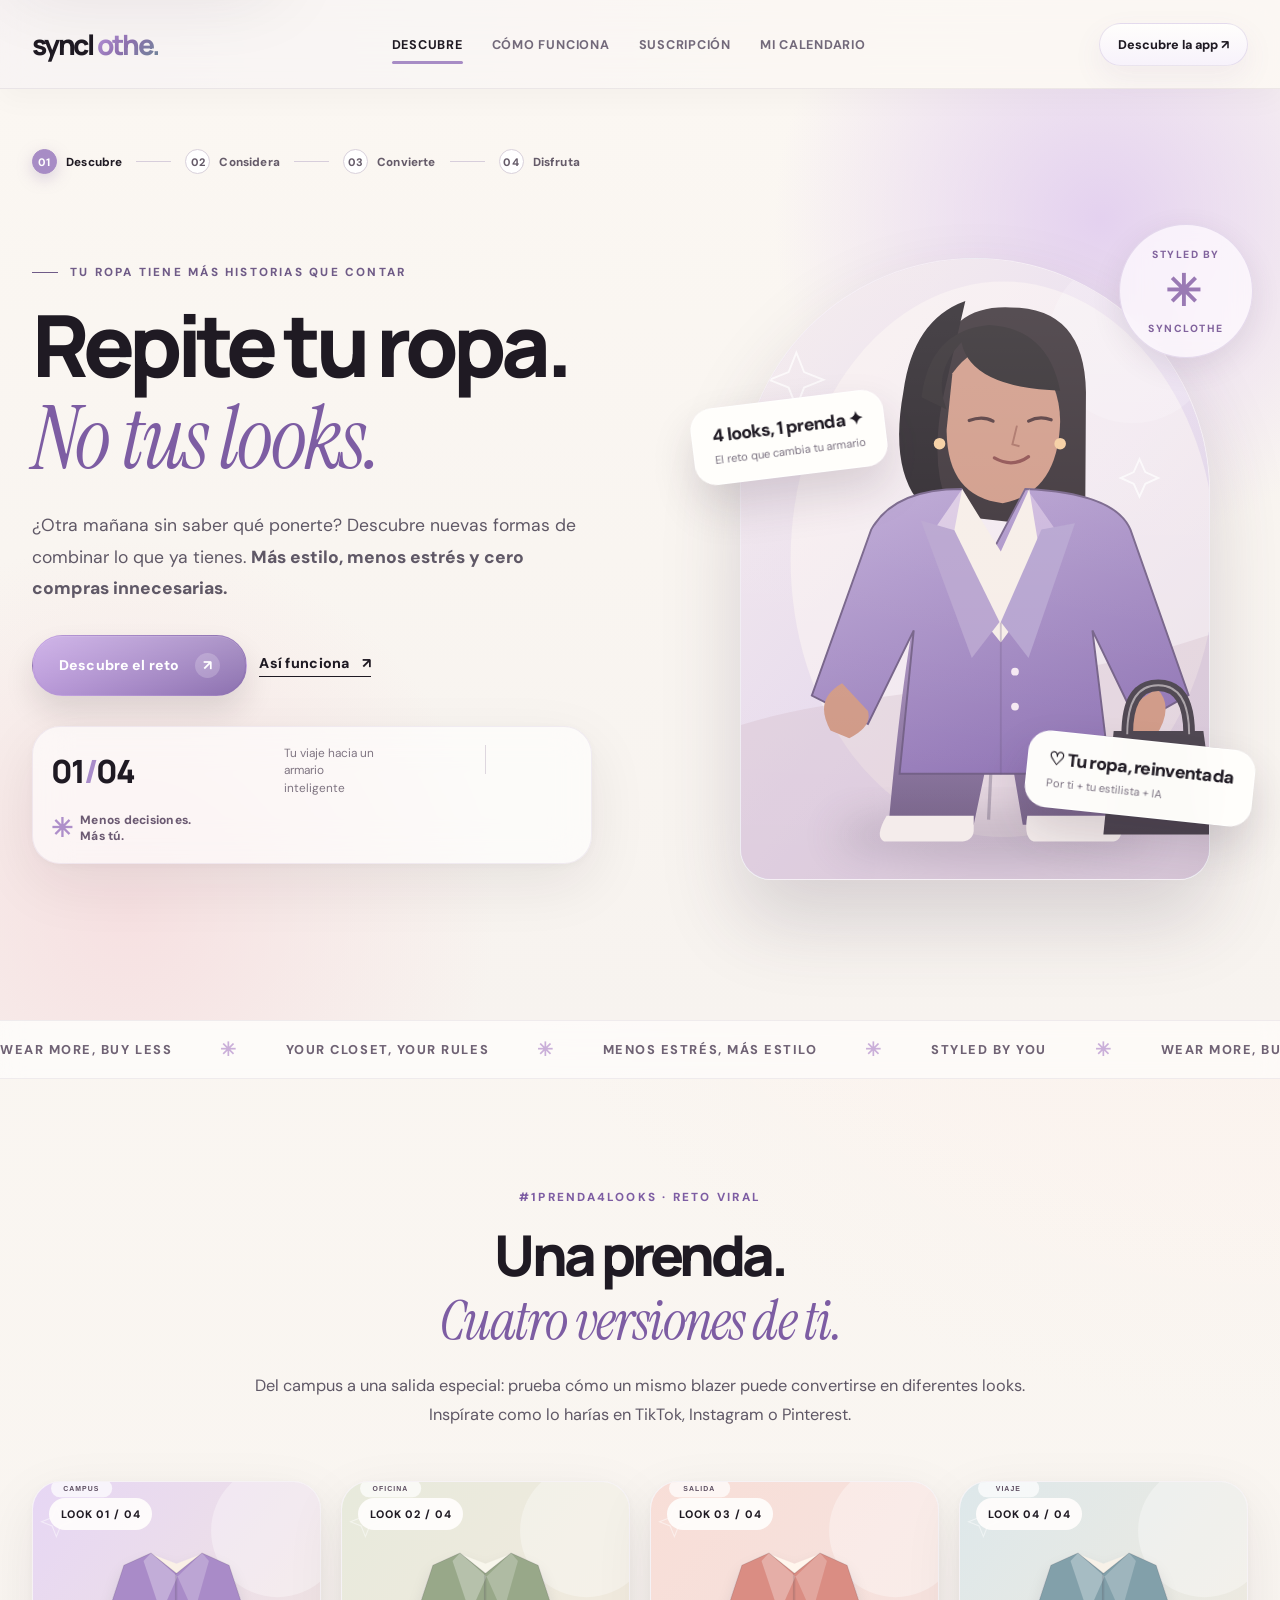
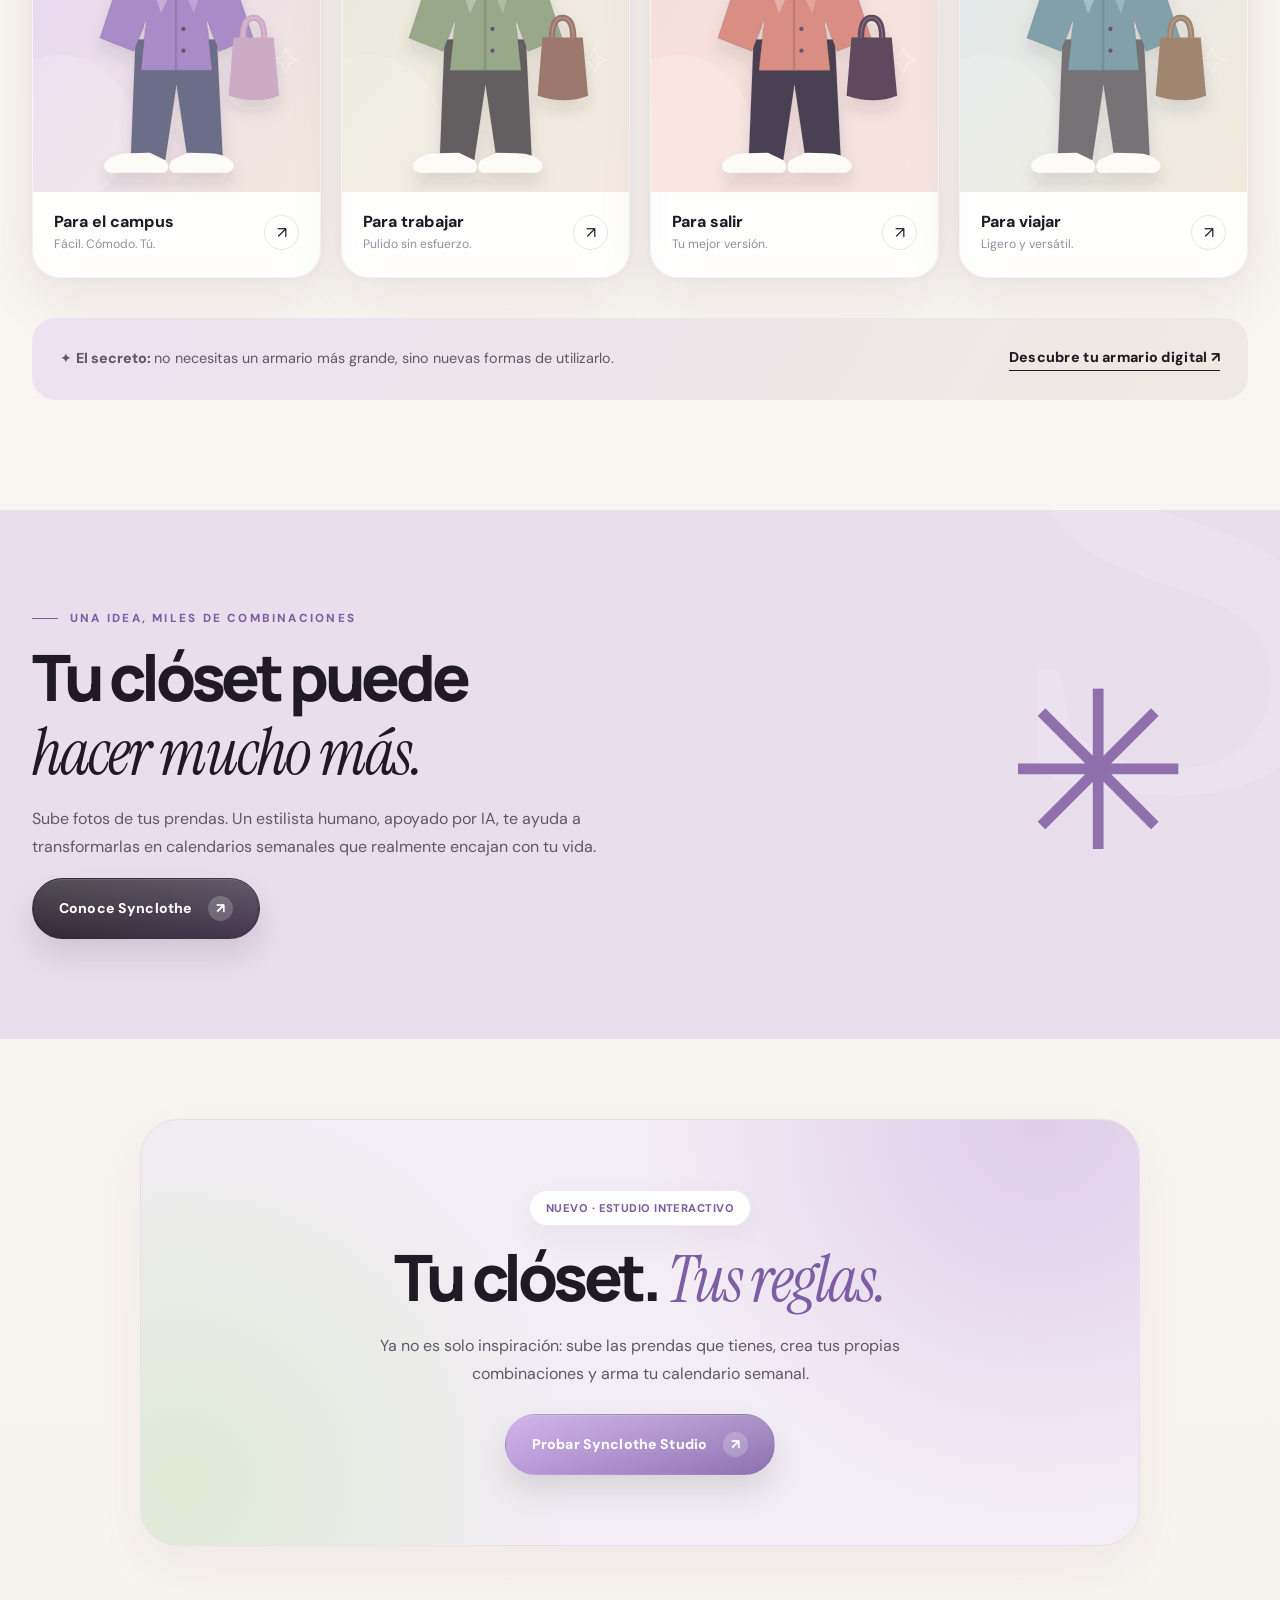
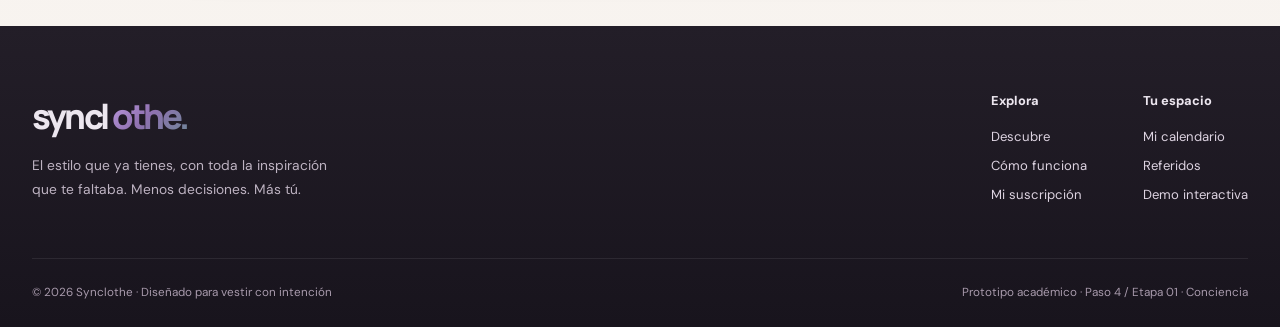
<file: index.html>
<!DOCTYPE html>

<html lang="es">
<head>
<meta charset="utf-8"/>
<meta content="width=device-width, initial-scale=1" name="viewport"/>
<meta content="#fbf9f6" name="theme-color"/>
<meta content="Descubre Synclothe: transforma una prenda en cuatro looks, aprovecha tu armario y ahorra tiempo al vestir con apoyo de un estilista humano e IA." name="description"/>
<meta content="light" name="color-scheme"/>
<meta content="website" property="og:type"/>
<meta content="Synclothe" property="og:site_name"/>
<meta content="es_EC" property="og:locale"/>
<meta content="Outfits con tu ropa y armario digital | Synclothe" property="og:title"/>
<meta content="Descubre Synclothe: transforma una prenda en cuatro looks, aprovecha tu armario y ahorra tiempo al vestir con apoyo de un estilista humano e IA." property="og:description"/>
<meta content="summary" name="twitter:card"/>
<meta content="Outfits con tu ropa y armario digital | Synclothe" name="twitter:title"/>
<meta content="Descubre Synclothe: transforma una prenda en cuatro looks, aprovecha tu armario y ahorra tiempo al vestir con apoyo de un estilista humano e IA." name="twitter:description"/>
<title>
   Outfits con tu ropa y armario digital | Synclothe
  </title>
<link href="assets/favicon.svg" rel="icon" type="image/svg+xml"/>
<link href="https://fonts.googleapis.com" rel="preconnect"/>
<link crossorigin="" href="https://fonts.gstatic.com" rel="preconnect"/>
<link href="https://fonts.googleapis.com/css2?family=DM+Sans:wght@400;500;600;700;800&amp;family=Instrument+Serif:ital@0;1&amp;family=Manrope:wght@400;500;600;700;800&amp;family=Playfair+Display:ital,wght@1,500;1,600&amp;display=swap" rel="stylesheet"/>
<link href="styles.css" rel="stylesheet"/>
<script defer="" src="app.js">
</script>
<link href="studio.css" rel="stylesheet"/></head>
<body data-page="conciencia">
<a class="skip-link" href="#contenido">
   Saltar al contenido principal
  </a>
<header class="site-header">
<div class="nav-inner">
<a aria-label="Synclothe, inicio" class="logo" href="index.html">
     syncl
     <i>
      othe.
     </i>
</a>
<nav aria-label="Navegación principal" class="nav-links" id="mainNav">
<a aria-current="page" class="active" href="index.html">
      Descubre
     </a>
<a href="consideracion.html">
      Cómo funciona
     </a>
<a href="conversion.html">
      Suscripción
     </a>
<a href="lealtad.html">
      Mi calendario
     </a>
</nav>
<div class="nav-actions">
<a class="nav-link-cta" href="consideracion.html">
      Descubre la app ↗
     </a>
<button aria-controls="mainNav" aria-expanded="false" aria-label="Abrir menú" class="menu-toggle" id="menuToggle" type="button">
      ☰
     </button>
</div>
</div>
<div aria-hidden="true" class="progress-line" id="progressLine">
</div>
</header>
<main id="contenido" tabindex="-1">
<section class="hero hero-main">
<div class="container">
<nav aria-label="Etapas del embudo" class="journey">
<a aria-current="step" class="stage-link" data-stage="conciencia" href="index.html">
<span class="num">
        01
       </span>
       Descubre
      </a>
<span aria-hidden="true" class="stage-separator">
</span>
<a class="stage-link" data-stage="consideracion" href="consideracion.html">
<span class="num">
        02
       </span>
       Considera
      </a>
<span aria-hidden="true" class="stage-separator">
</span>
<a class="stage-link" data-stage="conversion" href="conversion.html">
<span class="num">
        03
       </span>
       Convierte
      </a>
<span aria-hidden="true" class="stage-separator">
</span>
<a class="stage-link" data-stage="lealtad" href="lealtad.html">
<span class="num">
        04
       </span>
       Disfruta
      </a>
</nav>
<div class="hero-layout">
<div class="hero-copy">
<span class="eyebrow">
        Tu ropa tiene más historias que contar
       </span>
<h1>
        Repite tu ropa.
        <br/>
<span class="serif purple-text">
         No tus looks.
        </span>
</h1>
<p class="lead">
        ¿Otra mañana sin saber qué ponerte? Descubre nuevas formas de combinar lo que ya tienes.
        <strong>
         Más estilo, menos estrés y cero compras innecesarias.
        </strong>
</p>
<div class="actions">
<a class="btn lilac arrow" href="#reto">
         Descubre el reto
         <span class="arrow-icon">
          ↗
         </span>
</a>
<a class="text-link" href="consideracion.html">
         Así funciona
         <span>
          ↗
         </span>
</a>
</div>
<div class="hero-stats">
<span class="stat-num">
         01
         <span style="color:#a98cc9">
          /
         </span>
         04
        </span>
<span class="stat-copy">
         Tu viaje hacia un armario inteligente
        </span>
<span class="mini-div">
</span>
<span class="tag">
<span class="shape-star">
          ✳
         </span>
<span>
          Menos decisiones.
          <br/>
          Más tú.
         </span>
</span>
</div>
</div>
<div class="hero-visual" data-parallax="">
<div class="editorial-stage">
<img alt="Ilustración editorial de un outfit lavanda moderno" decoding="async" fetchpriority="high" height="960" loading="eager" src="assets/editorial.svg" width="800"/>
</div>
<div class="circle-type">
<span style="transform:translateY(-37px)">
         STYLED BY
        </span>
<span class="heart">
         ✳
        </span>
<span style="transform:translateY(37px)">
         SYNCLOTHE
        </span>
</div>
<div class="floating-note note-one">
<strong>
         4 looks, 1 prenda ✦
        </strong>
<span>
         El reto que cambia tu armario
        </span>
</div>
<div class="floating-note note-two">
<strong>
         ♡ Tu ropa, reinventada
        </strong>
<span>
         Por ti + tu estilista + IA
        </span>
</div>
</div>
</div>
</div>
</section>
<div aria-hidden="true" class="ticker">
<div class="ticker-inner">
<span>
      WEAR MORE, BUY LESS
     </span>
<span>
      YOUR CLOSET, YOUR RULES
     </span>
<span>
      MENOS ESTRÉS, MÁS ESTILO
     </span>
<span>
      STYLED BY YOU
     </span>
<span>
      WEAR MORE, BUY LESS
     </span>
<span>
      YOUR CLOSET, YOUR RULES
     </span>
<span>
      MENOS ESTRÉS, MÁS ESTILO
     </span>
<span>
      STYLED BY YOU
     </span>
</div>
</div>
<section class="section" id="reto">
<div class="container">
<div class="section-top center reveal">
<span class="eyebrow">
       #1Prenda4Looks · Reto viral
      </span>
<h2>
       Una prenda.
       <br/>
<span class="serif purple-text">
        Cuatro versiones de ti.
       </span>
</h2>
<p>
       Del campus a una salida especial: prueba cómo un mismo blazer puede convertirse en diferentes looks. Inspírate como lo harías en TikTok, Instagram o Pinterest.
      </p>
</div>
<div class="look-grid stagger">
<a class="look-card" href="consideracion.html#demo">
<span class="look-floating">
        LOOK 01 / 04
       </span>
<img alt="Look con blazer lavanda para ir a la universidad" decoding="async" height="650" loading="lazy" src="assets/outfit-campus.svg" width="540"/>
<div class="look-meta">
<div>
<strong>
          Para el campus
         </strong>
<small>
          Fácil. Cómodo. Tú.
         </small>
</div>
<span class="corner-arrow">
         ↗
        </span>
</div>
</a>
<a class="look-card" href="consideracion.html#demo">
<span class="look-floating">
        LOOK 02 / 04
       </span>
<img alt="Look con blazer para la oficina" decoding="async" height="650" loading="lazy" src="assets/outfit-trabajo.svg" width="540"/>
<div class="look-meta">
<div>
<strong>
          Para trabajar
         </strong>
<small>
          Pulido sin esfuerzo.
         </small>
</div>
<span class="corner-arrow">
         ↗
        </span>
</div>
</a>
<a class="look-card" href="consideracion.html#demo">
<span class="look-floating">
        LOOK 03 / 04
       </span>
<img alt="Look con blazer para salir" decoding="async" height="650" loading="lazy" src="assets/outfit-salida.svg" width="540"/>
<div class="look-meta">
<div>
<strong>
          Para salir
         </strong>
<small>
          Tu mejor versión.
         </small>
</div>
<span class="corner-arrow">
         ↗
        </span>
</div>
</a>
<a class="look-card" href="consideracion.html#demo">
<span class="look-floating">
        LOOK 04 / 04
       </span>
<img alt="Look con blazer para un viaje" decoding="async" height="650" loading="lazy" src="assets/outfit-viaje.svg" width="540"/>
<div class="look-meta">
<div>
<strong>
          Para viajar
         </strong>
<small>
          Ligero y versátil.
         </small>
</div>
<span class="corner-arrow">
         ↗
        </span>
</div>
</a>
</div>
<div class="looks-feature reveal">
<p>
       ✦
       <strong>
        El secreto:
       </strong>
       no necesitas un armario más grande, sino nuevas formas de utilizarlo.
      </p>
<a class="text-link" href="consideracion.html">
       Descubre tu armario digital ↗
      </a>
</div>
</div>
</section>
<section class="slogan-section">
<div class="container">
<div class="slogan-inner reveal">
<div>
<span class="eyebrow">
        Una idea, miles de combinaciones
       </span>
<h2>
        Tu clóset puede
        <br/>
<span class="serif">
         hacer mucho más.
        </span>
</h2>
<p>
        Sube fotos de tus prendas. Un estilista humano, apoyado por IA, te ayuda a transformarlas en calendarios semanales que realmente encajan con tu vida.
       </p>
<a class="btn arrow" href="consideracion.html">
        Conoce Synclothe
        <span class="arrow-icon">
         ↗
        </span>
</a>
</div>
<div aria-hidden="true" class="slogan-asterisk">
       ✳
      </div>
</div>
</div>
</section>
<section class="studio-teaser section"><div class="container"><div class="studio-teaser-inner"><span class="pill">NUEVO · ESTUDIO INTERACTIVO</span><h2>Tu clóset. <span class="serif purple-text">Tus reglas.</span></h2><p>Ya no es solo inspiración: sube las prendas que tienes, crea tus propias combinaciones y arma tu calendario semanal.</p><a class="btn lilac arrow" href="lealtad.html#armario">Probar Synclothe Studio <span class="arrow-icon">↗</span></a></div></div></section></main>
<footer class="site-footer">
<div class="container">
<div class="footer-main">
<div>
<a aria-label="Synclothe: volver a inicio" class="logo" href="index.html">
       syncl
       <i>
        othe.
       </i>
</a>
<p>
       El estilo que ya tienes, con toda la inspiración que te faltaba. Menos decisiones. Más tú.
      </p>
</div>
<div class="footer-links">
<div>
<strong>
        Explora
       </strong>
<a href="index.html">
        Descubre
       </a>
<a href="consideracion.html">
        Cómo funciona
       </a>
<a href="conversion.html">
        Mi suscripción
       </a>
</div>
<div>
<strong>
        Tu espacio
       </strong>
<a href="lealtad.html">
        Mi calendario
       </a>
<a href="lealtad.html#referidos">
        Referidos
       </a>
<a href="consideracion.html#demo">
        Demo interactiva
       </a>
</div>
</div>
</div>
<div class="footer-bottom">
<span>
      © 2026 Synclothe · Diseñado para vestir con intención
     </span>
<span>
      Prototipo académico · Paso 4 / Etapa 01 · Conciencia
     </span>
</div>
</div>
</footer>
<button aria-label="Volver arriba" class="back-to-top" id="backTop" type="button">
   ↑
  </button>
<div aria-live="polite" class="toast" id="toast" role="status">
</div>
</body>
</html>
</file>
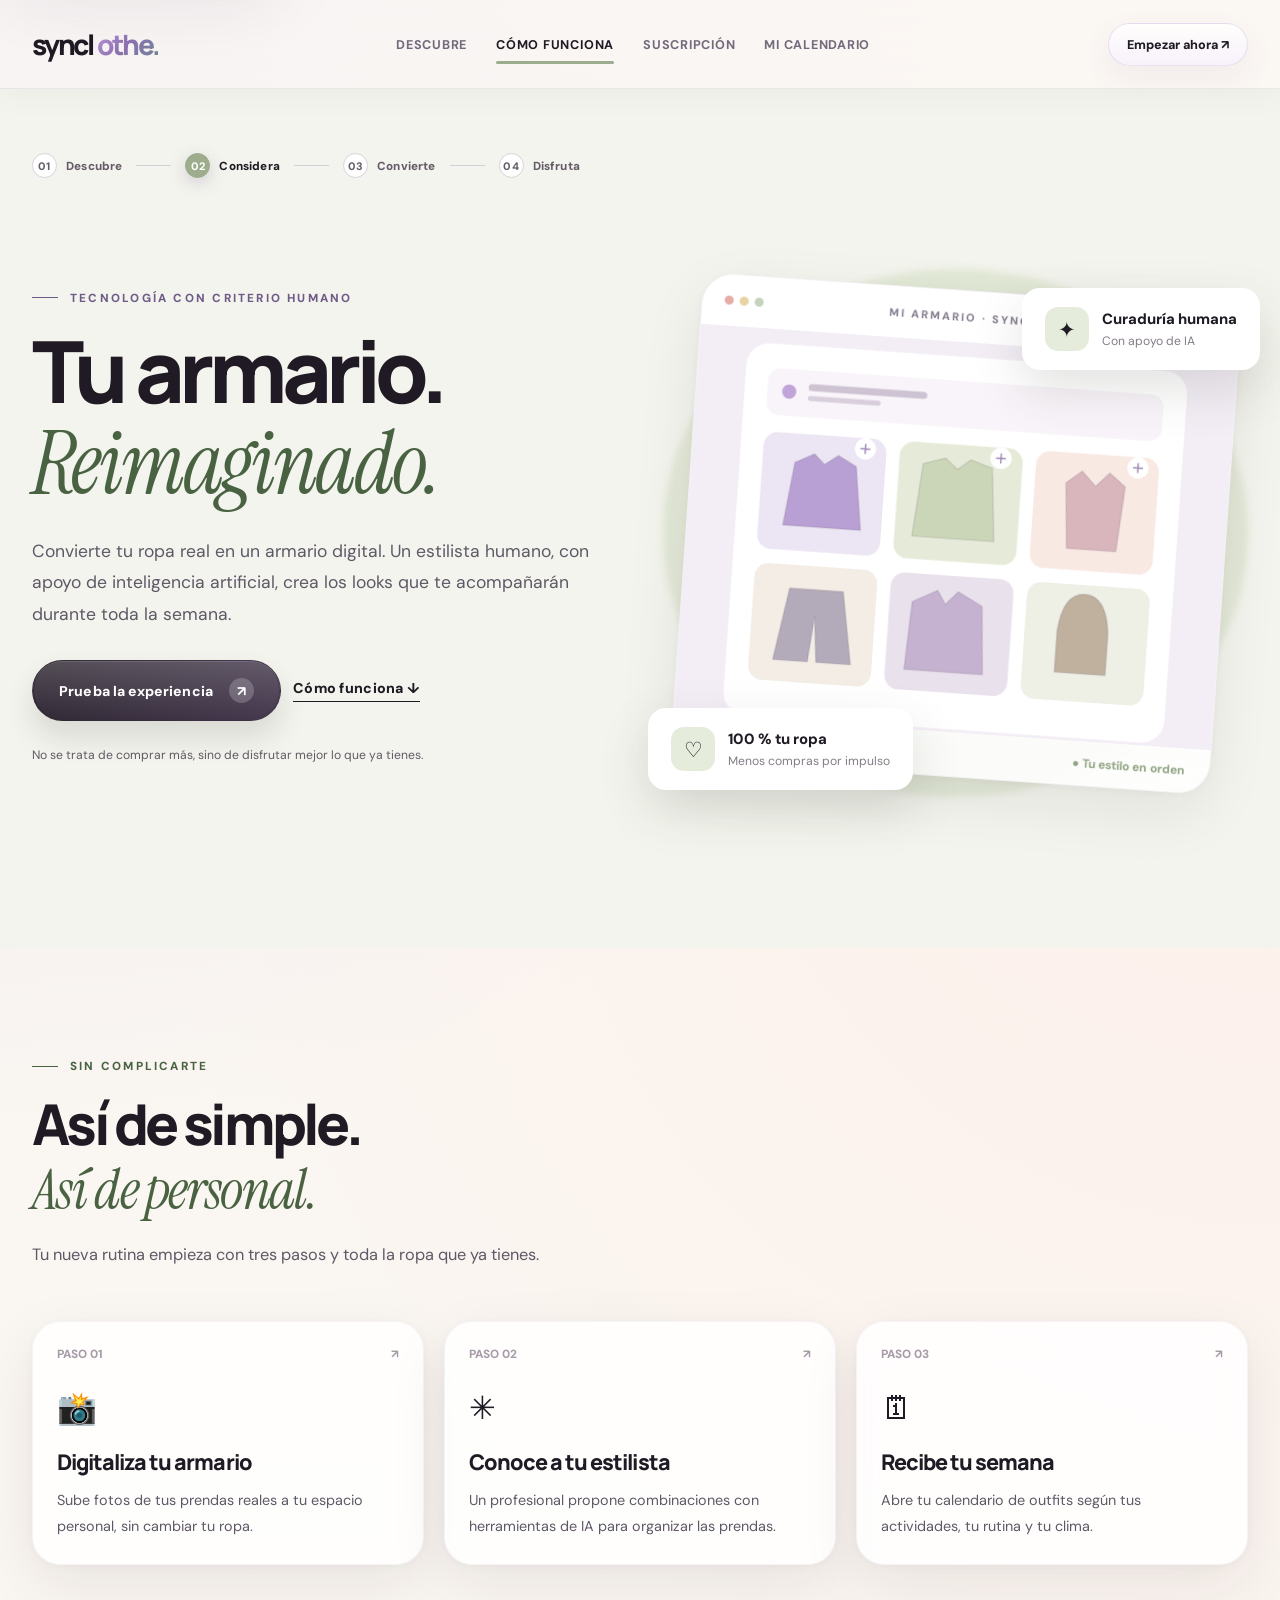
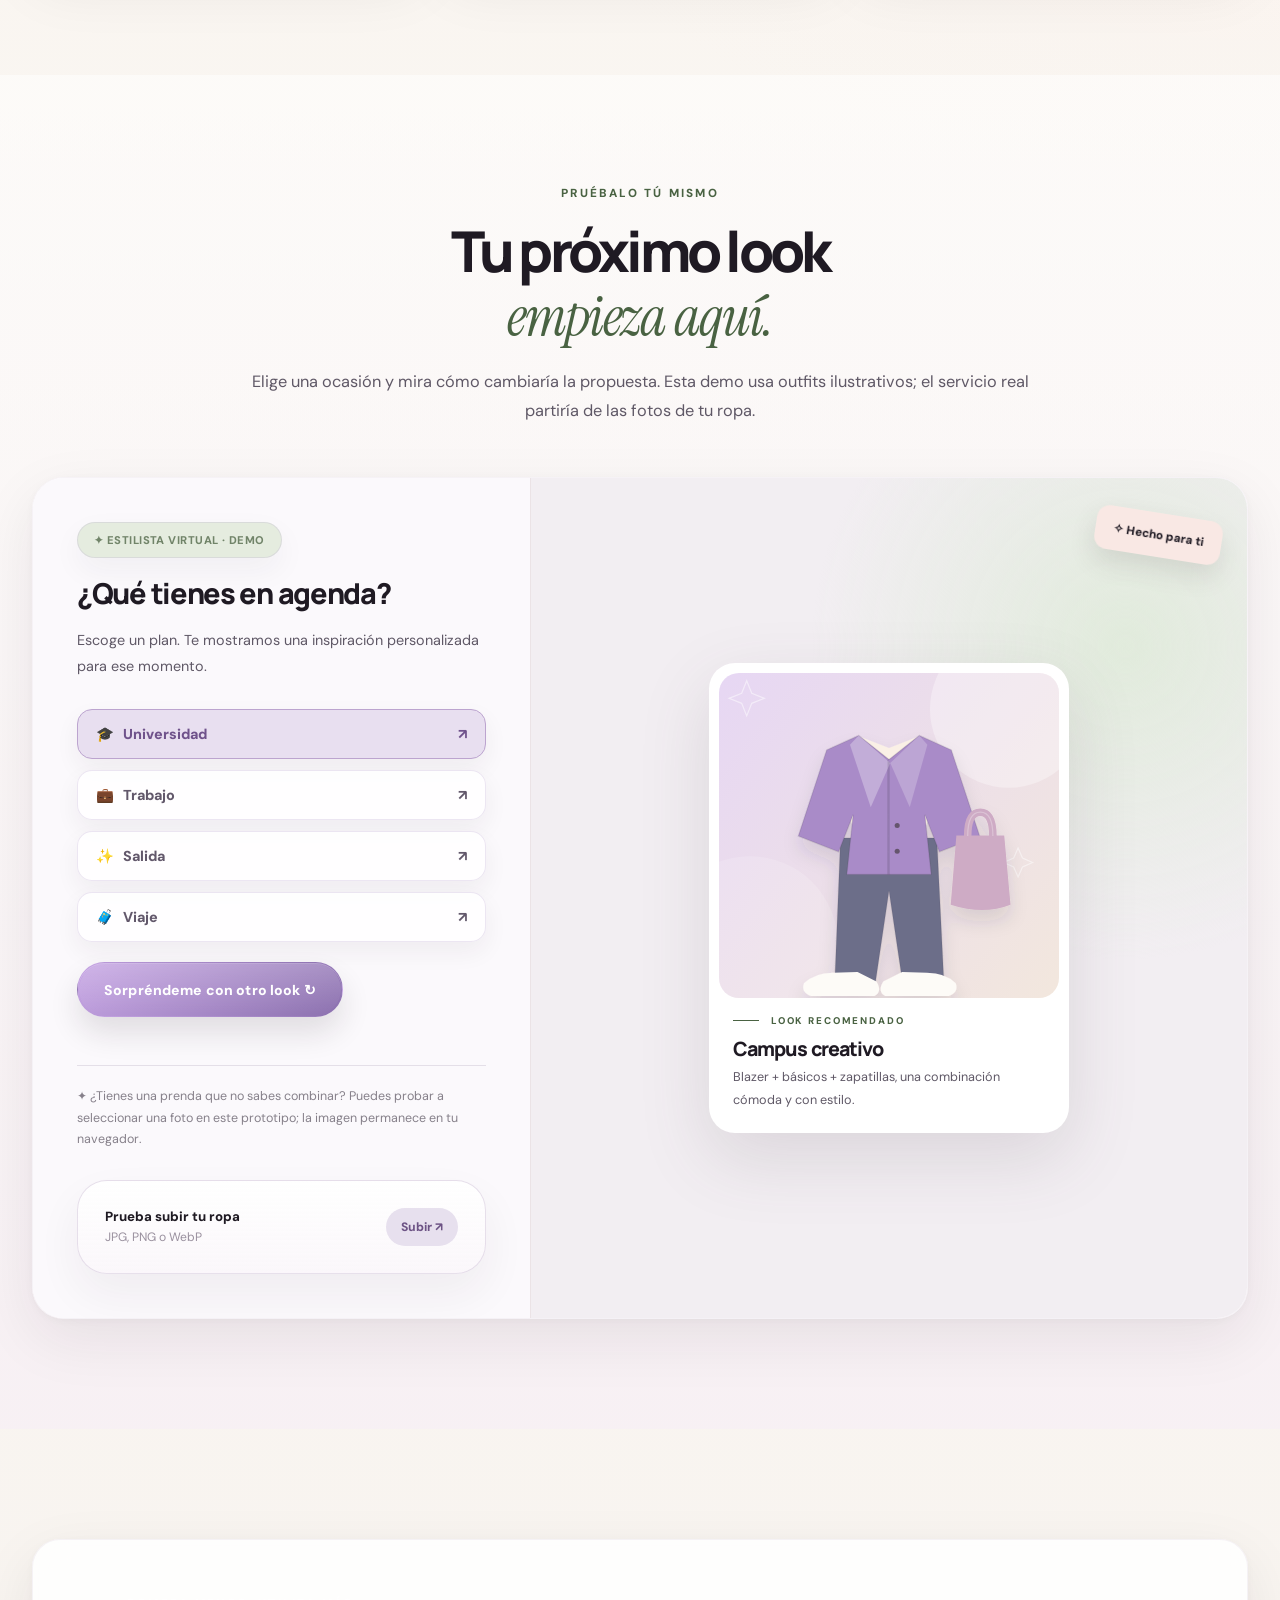
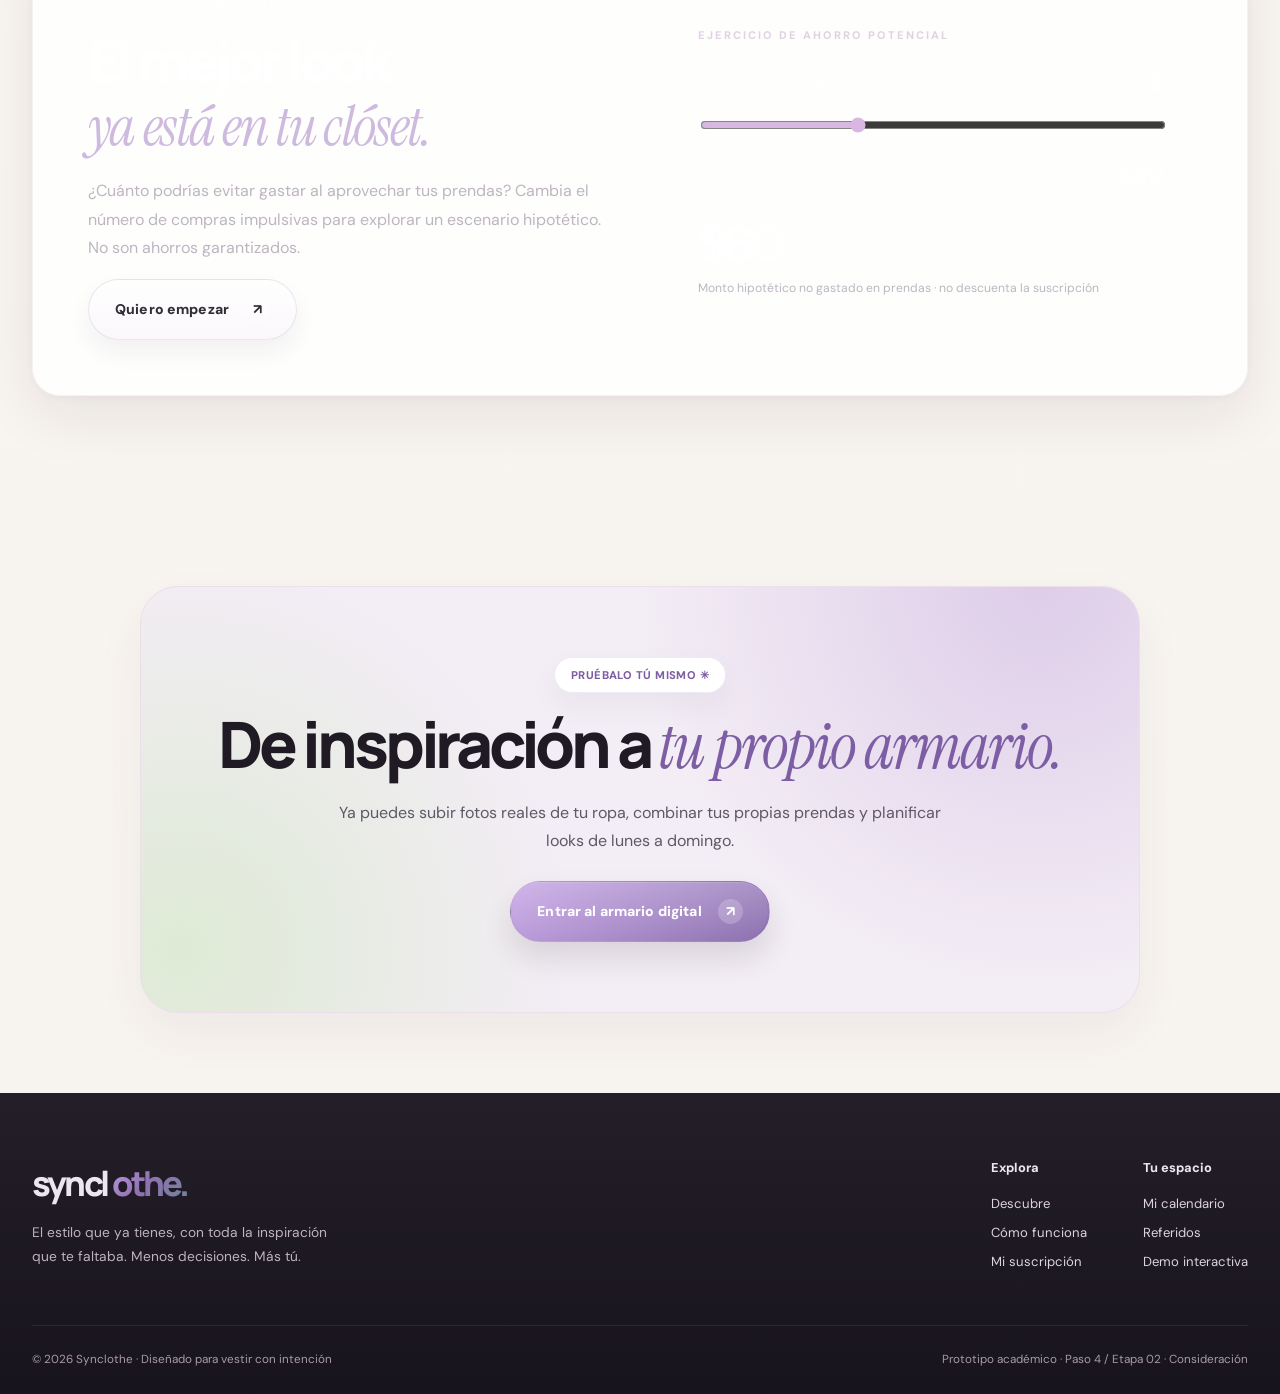
<file: consideracion.html>
<!DOCTYPE html>

<html lang="es">
<head>
<meta charset="utf-8"/>
<meta content="width=device-width, initial-scale=1" name="viewport"/>
<meta content="#fbf9f6" name="theme-color"/>
<meta content="Aprende cómo Synclothe combina asesoría de imagen humana e inteligencia artificial para crear outfits con tu propia ropa. Explora la demostración interactiva." name="description"/>
<meta content="light" name="color-scheme"/>
<meta content="website" property="og:type"/>
<meta content="Synclothe" property="og:site_name"/>
<meta content="es_EC" property="og:locale"/>
<meta content="Cómo funciona el armario digital | Synclothe" property="og:title"/>
<meta content="Aprende cómo Synclothe combina asesoría de imagen humana e inteligencia artificial para crear outfits con tu propia ropa. Explora la demostración interactiva." property="og:description"/>
<meta content="summary" name="twitter:card"/>
<meta content="Cómo funciona el armario digital | Synclothe" name="twitter:title"/>
<meta content="Aprende cómo Synclothe combina asesoría de imagen humana e inteligencia artificial para crear outfits con tu propia ropa. Explora la demostración interactiva." name="twitter:description"/>
<title>
   Cómo funciona el armario digital | Synclothe
  </title>
<link href="assets/favicon.svg" rel="icon" type="image/svg+xml"/>
<link href="https://fonts.googleapis.com" rel="preconnect"/>
<link crossorigin="" href="https://fonts.gstatic.com" rel="preconnect"/>
<link href="https://fonts.googleapis.com/css2?family=DM+Sans:wght@400;500;600;700;800&amp;family=Instrument+Serif:ital@0;1&amp;family=Manrope:wght@400;500;600;700;800&amp;family=Playfair+Display:ital,wght@1,500;1,600&amp;display=swap" rel="stylesheet"/>
<link href="styles.css" rel="stylesheet"/>
<script defer="" src="app.js">
</script>
<link href="studio.css" rel="stylesheet"/></head>
<body data-page="consideracion">
<a class="skip-link" href="#contenido">
   Saltar al contenido principal
  </a>
<header class="site-header">
<div class="nav-inner">
<a aria-label="Synclothe, inicio" class="logo" href="index.html">
     syncl
     <i>
      othe.
     </i>
</a>
<nav aria-label="Navegación principal" class="nav-links" id="mainNav">
<a href="index.html">
      Descubre
     </a>
<a aria-current="page" class="active" href="consideracion.html">
      Cómo funciona
     </a>
<a href="conversion.html">
      Suscripción
     </a>
<a href="lealtad.html">
      Mi calendario
     </a>
</nav>
<div class="nav-actions">
<a class="nav-link-cta" href="conversion.html">
      Empezar ahora ↗
     </a>
<button aria-controls="mainNav" aria-expanded="false" aria-label="Abrir menú" class="menu-toggle" id="menuToggle" type="button">
      ☰
     </button>
</div>
</div>
<div aria-hidden="true" class="progress-line" id="progressLine">
</div>
</header>
<main id="contenido" tabindex="-1">
<section class="hero consider-hero">
<div class="container">
<nav aria-label="Etapas del embudo" class="journey">
<a class="stage-link" data-stage="conciencia" href="index.html">
<span class="num">
        01
       </span>
       Descubre
      </a>
<span aria-hidden="true" class="stage-separator">
</span>
<a aria-current="step" class="stage-link" data-stage="consideracion" href="consideracion.html">
<span class="num">
        02
       </span>
       Considera
      </a>
<span aria-hidden="true" class="stage-separator">
</span>
<a class="stage-link" data-stage="conversion" href="conversion.html">
<span class="num">
        03
       </span>
       Convierte
      </a>
<span aria-hidden="true" class="stage-separator">
</span>
<a class="stage-link" data-stage="lealtad" href="lealtad.html">
<span class="num">
        04
       </span>
       Disfruta
      </a>
</nav>
<div class="hero-layout">
<div class="hero-copy">
<span class="eyebrow sage">
        Tecnología con criterio humano
       </span>
<h1>
        Tu armario.
        <br/>
<span class="serif sage-text">
         Reimaginado.
        </span>
</h1>
<p class="lead">
        Convierte tu ropa real en un armario digital. Un estilista humano, con apoyo de inteligencia artificial, crea los looks que te acompañarán durante toda la semana.
       </p>
<div class="actions">
<a class="btn arrow" href="#demo">
         Prueba la experiencia
         <span class="arrow-icon">
          ↗
         </span>
</a>
<a class="text-link" href="#pasos">
         Cómo funciona ↓
        </a>
</div>
<p class="fine" style="margin-top:25px">
        No se trata de comprar más, sino de disfrutar mejor lo que ya tienes.
       </p>
</div>
<div class="app-showcase">
<div class="app-blob">
</div>
<div class="app-window">
<div class="app-titlebar">
<div class="app-dots">
<i>
</i>
<i>
</i>
<i>
</i>
</div>
<span class="overline">
          MI ARMARIO · SYNCLOTHE
         </span>
<span>
          ⌘
         </span>
</div>
<img alt="Vista de ejemplo del armario digital con prendas organizadas" decoding="async" fetchpriority="high" height="640" loading="eager" src="assets/wardrobe.svg" width="760"/>
<div class="app-bottom">
<span>
          ✦ Looks creados para ti
         </span>
<span style="color:#94a686;font-weight:800">
          ● Tu estilo en orden
         </span>
</div>
</div>
<div class="app-card-float top">
<span class="square-icon">
         ✦
        </span>
<div>
<strong>
          Curaduría humana
         </strong>
<small>
          Con apoyo de IA
         </small>
</div>
</div>
<div class="app-card-float bottom">
<span class="square-icon">
         ♡
        </span>
<div>
<strong>
          100 % tu ropa
         </strong>
<small>
          Menos compras por impulso
         </small>
</div>
</div>
</div>
</div>
</div>
</section>
<section class="section" id="pasos">
<div class="container">
<div class="section-top reveal">
<span class="eyebrow sage">
       Sin complicarte
      </span>
<h2>
       Así de simple.
       <br/>
<span class="serif sage-text">
        Así de personal.
       </span>
</h2>
<p>
       Tu nueva rutina empieza con tres pasos y toda la ropa que ya tienes.
      </p>
</div>
<div class="steps-grid stagger">
<article class="step-card">
<div class="step-number">
        PASO 01
        <span>
         ↗
        </span>
</div>
<span class="step-icon">
        📸
       </span>
<h3>
        Digitaliza tu armario
       </h3>
<p>
        Sube fotos de tus prendas reales a tu espacio personal, sin cambiar tu ropa.
       </p>
</article>
<article class="step-card">
<div class="step-number">
        PASO 02
        <span>
         ↗
        </span>
</div>
<span class="step-icon">
        ✳
       </span>
<h3>
        Conoce a tu estilista
       </h3>
<p>
        Un profesional propone combinaciones con herramientas de IA para organizar las prendas.
       </p>
</article>
<article class="step-card">
<div class="step-number">
        PASO 03
        <span>
         ↗
        </span>
</div>
<span class="step-icon">
        🗓
       </span>
<h3>
        Recibe tu semana
       </h3>
<p>
        Abre tu calendario de outfits según tus actividades, tu rutina y tu clima.
       </p>
</article>
</div>
</div>
</section>
<section class="section section-alt" id="demo">
<div class="container">
<div class="section-top center reveal">
<span class="eyebrow sage">
       Pruébalo tú mismo
      </span>
<h2>
       Tu próximo look
       <br/>
<span class="serif sage-text">
        empieza aquí.
       </span>
</h2>
<p>
       Elige una ocasión y mira cómo cambiaría la propuesta. Esta demo usa outfits ilustrativos; el servicio real partiría de las fotos de tu ropa.
      </p>
</div>
<div class="demo-shell reveal">
<div class="demo-sidebar">
<span class="pill sage-pill">
        ✦ ESTILISTA VIRTUAL · DEMO
       </span>
<h3>
        ¿Qué tienes en agenda?
       </h3>
<p style="font-size:.9rem">
        Escoge un plan. Te mostramos una inspiración personalizada para ese momento.
       </p>
<div class="select-row">
<button aria-pressed="true" class="chip selected" data-occasion="Universidad" type="button">
         🎓   Universidad
         <span>
          ↗
         </span>
</button>
<button aria-pressed="false" class="chip" data-occasion="Trabajo" type="button">
         💼   Trabajo
         <span>
          ↗
         </span>
</button>
<button aria-pressed="false" class="chip" data-occasion="Salida" type="button">
         ✨   Salida
         <span>
          ↗
         </span>
</button>
<button aria-pressed="false" class="chip" data-occasion="Viaje" type="button">
         🧳   Viaje
         <span>
          ↗
         </span>
</button>
</div>
<button class="btn lilac demo-btn" id="demoBtn" type="button">
        Sorpréndeme con otro look ↻
       </button>
<p aria-live="polite" class="demo-feedback" id="demoFeedback">
</p>
<div class="demo-side-bottom">
        ✦ ¿Tienes una prenda que no sabes combinar? Puedes probar a seleccionar una foto en este prototipo; la imagen permanece en tu navegador.
       </div>
<div class="upload-panel">
<div>
<strong>
          Prueba subir tu ropa
         </strong>
<small id="uploadLabel">
          JPG, PNG o WebP
         </small>
</div>
<input accept="image/png,image/jpeg,image/webp" aria-label="Seleccionar foto de una prenda" class="hidden" id="clothingUpload" type="file"/>
<img alt="" aria-label="Vista previa de la prenda seleccionada" class="upload-thumb" id="uploadThumb"/>
<button class="upload-control" id="uploadTrigger" type="button">
         Subir ↗
        </button>
</div>
</div>
<div class="demo-preview">
<span class="demo-preview-badge">
        ✧ Hecho para ti
       </span>
<div class="demo-preview-card">
<img alt="Outfit ilustrativo para la universidad" decoding="async" height="650" id="demoImage" loading="lazy" src="assets/outfit-campus.svg" width="540"/>
<div class="demo-preview-meta">
<span class="eyebrow sage">
          LOOK RECOMENDADO
         </span>
<h3 aria-live="polite" id="demoName">
          Campus creativo
         </h3>
<p id="demoDescription">
          Blazer + básicos + zapatillas, una combinación cómoda y con estilo.
         </p>
</div>
</div>
</div>
</div>
</div>
</section>
<section class="section">
<div class="container">
<div class="savings-card reveal">
<div>
<span class="eyebrow light">
        Compra menos, utiliza más
       </span>
<h2>
        El mejor look
        <br/>
<span class="serif" style="color:#ceb9df">
         ya está en tu clóset.
        </span>
</h2>
<p>
        ¿Cuánto podrías evitar gastar al aprovechar tus prendas? Cambia el número de compras impulsivas para explorar un escenario hipotético. No son ahorros garantizados.
       </p>
<a class="btn light arrow" href="conversion.html">
        Quiero empezar
        <span class="arrow-icon">
         ↗
        </span>
</a>
</div>
<div class="savings-calc">
<span class="overline" style="color:#dfd3e2">
        EJERCICIO DE AHORRO POTENCIAL
       </span>
<div class="calc-head" style="margin-top:22px">
<span>
         Compras evitadas al mes
        </span>
<strong id="buyCount">
         2
        </strong>
</div>
<input aria-label="Número hipotético de compras impulsivas evitadas al mes" id="buyRange" max="6" min="0" step="1" type="range" value="2"/>
<div class="calc-head" style="margin:21px 0 0">
<span>
         Precio supuesto por prenda
        </span>
<strong>
         $30
        </strong>
</div>
<div class="calc-result" id="savingsResult">
        $60
       </div>
<p class="calc-caption">
        Monto hipotético no gastado en prendas · no descuenta la suscripción
       </p>
</div>
</div>
</div>
</section>
<section class="studio-teaser section"><div class="container"><div class="studio-teaser-inner"><span class="pill">PRUÉBALO TÚ MISMO ✳</span><h2>De inspiración a <span class="serif purple-text">tu propio armario.</span></h2><p>Ya puedes subir fotos reales de tu ropa, combinar tus propias prendas y planificar looks de lunes a domingo.</p><a class="btn lilac arrow" href="lealtad.html#armario">Entrar al armario digital <span class="arrow-icon">↗</span></a></div></div></section></main>
<footer class="site-footer">
<div class="container">
<div class="footer-main">
<div>
<a aria-label="Synclothe: volver a inicio" class="logo" href="index.html">
       syncl
       <i>
        othe.
       </i>
</a>
<p>
       El estilo que ya tienes, con toda la inspiración que te faltaba. Menos decisiones. Más tú.
      </p>
</div>
<div class="footer-links">
<div>
<strong>
        Explora
       </strong>
<a href="index.html">
        Descubre
       </a>
<a href="consideracion.html">
        Cómo funciona
       </a>
<a href="conversion.html">
        Mi suscripción
       </a>
</div>
<div>
<strong>
        Tu espacio
       </strong>
<a href="lealtad.html">
        Mi calendario
       </a>
<a href="lealtad.html#referidos">
        Referidos
       </a>
<a href="consideracion.html#demo">
        Demo interactiva
       </a>
</div>
</div>
</div>
<div class="footer-bottom">
<span>
      © 2026 Synclothe · Diseñado para vestir con intención
     </span>
<span>
      Prototipo académico · Paso 4 / Etapa 02 · Consideración
     </span>
</div>
</div>
</footer>
<button aria-label="Volver arriba" class="back-to-top" id="backTop" type="button">
   ↑
  </button>
<div aria-live="polite" class="toast" id="toast" role="status">
</div>
</body>
</html>
</file>
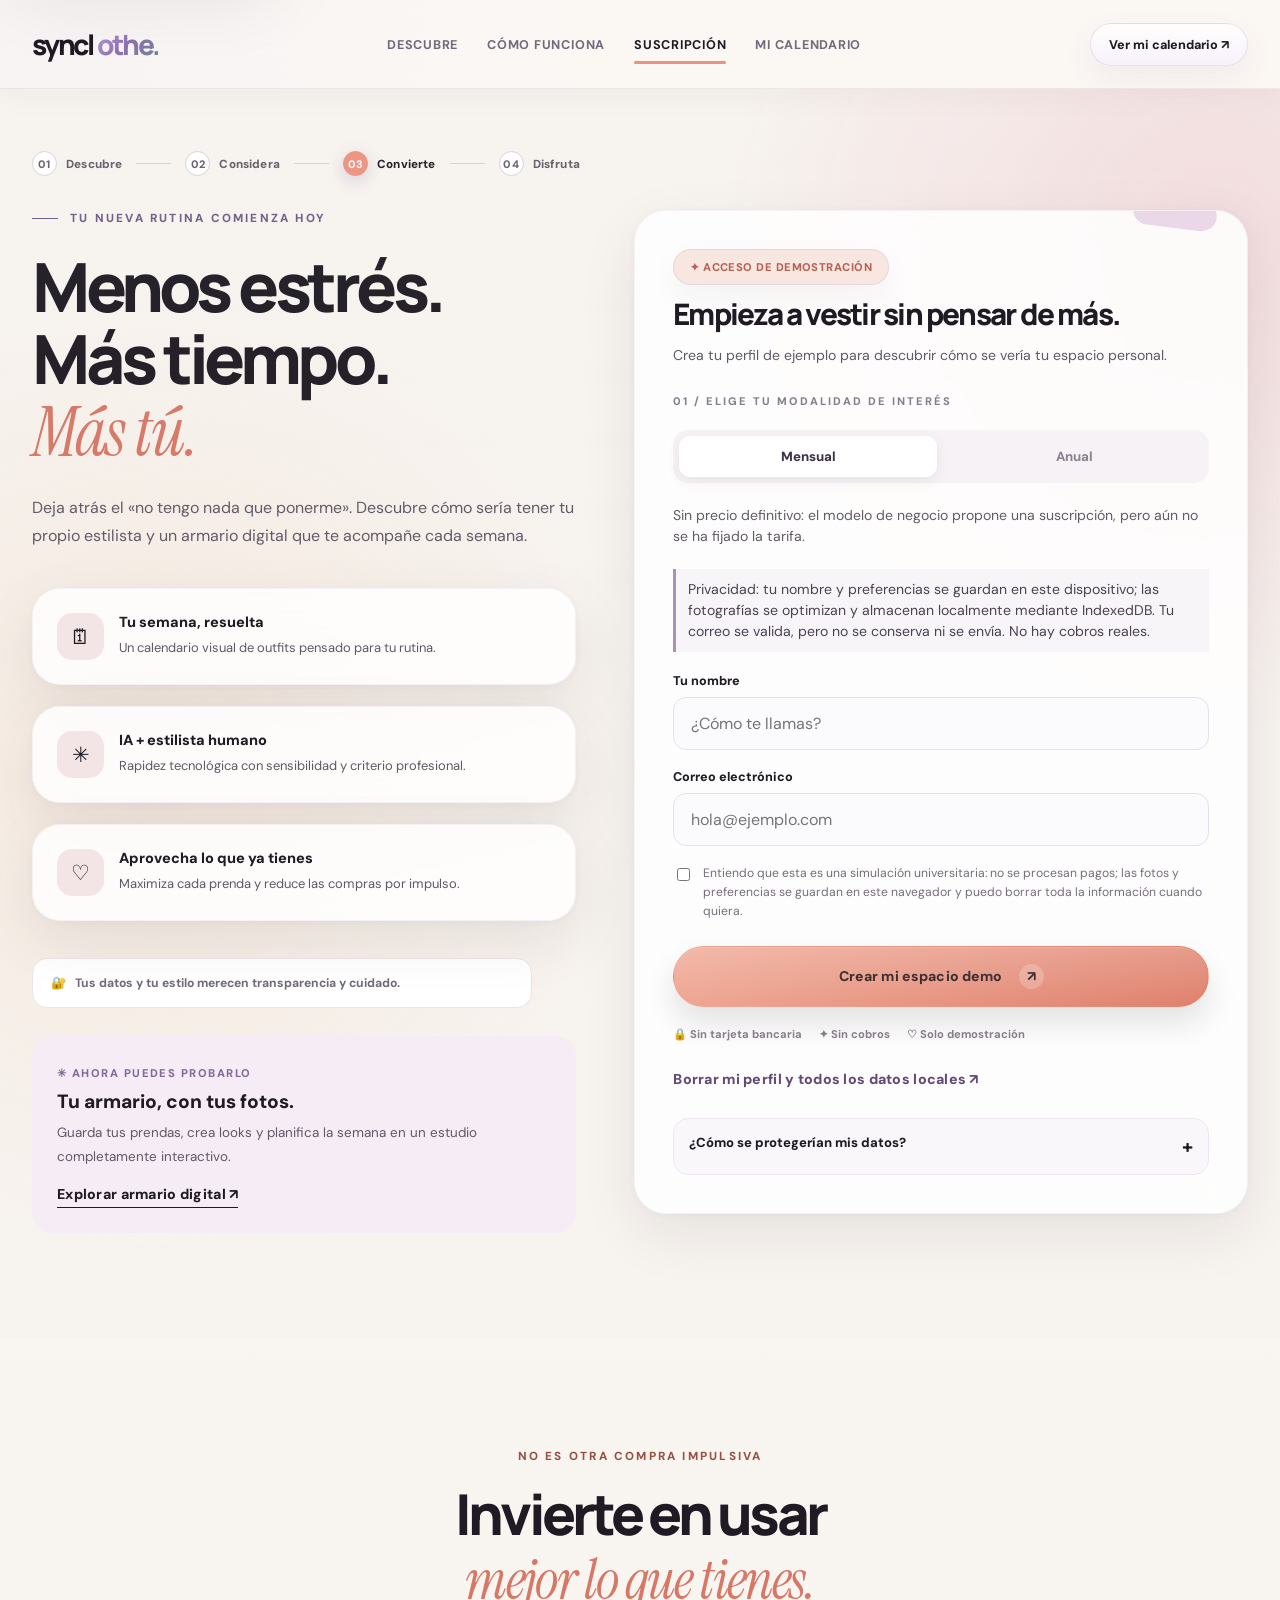
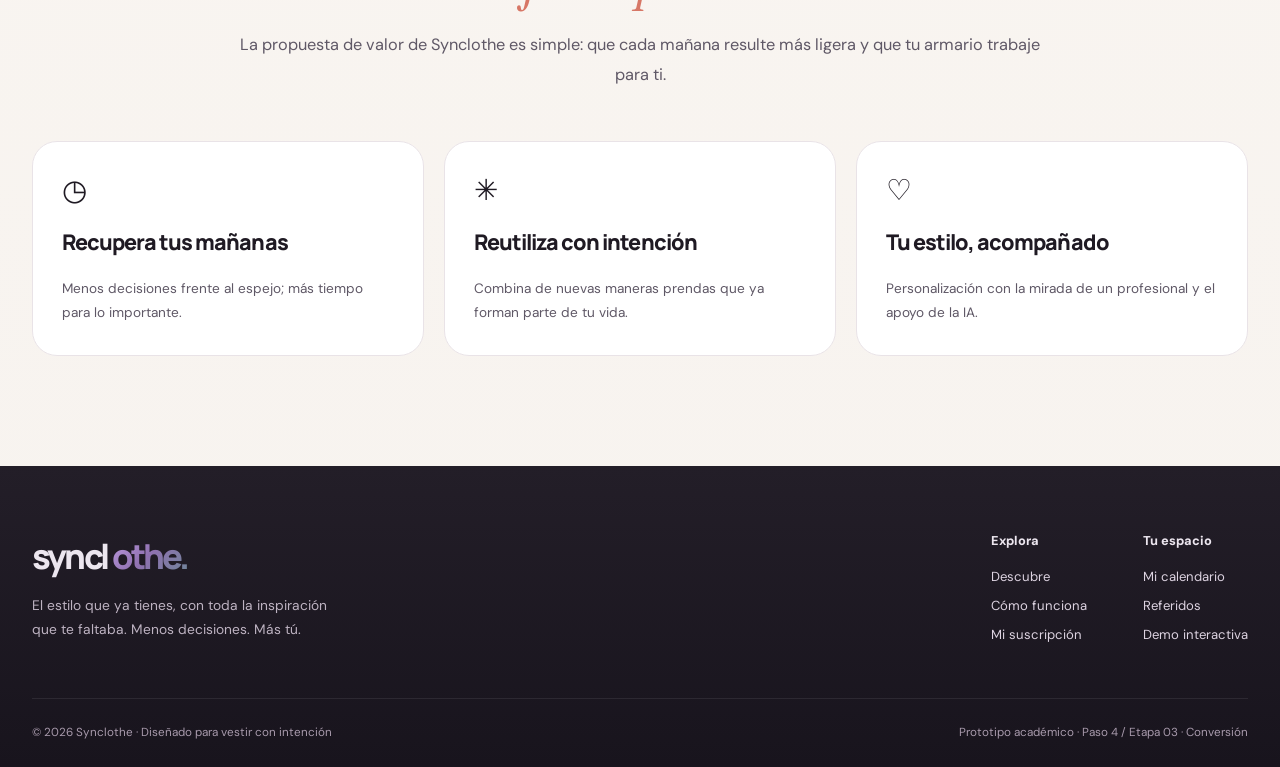
<file: conversion.html>
<!DOCTYPE html>

<html lang="es">
<head>
<meta charset="utf-8"/>
<meta content="width=device-width, initial-scale=1" name="viewport"/>
<meta content="#fbf9f6" name="theme-color"/>
<meta content="Explora la suscripción de Synclothe y crea un perfil de demostración sin pagar ni usar tarjeta bancaria. Conoce la privacidad de este prototipo." name="description"/>
<meta content="light" name="color-scheme"/>
<meta content="website" property="og:type"/>
<meta content="Synclothe" property="og:site_name"/>
<meta content="es_EC" property="og:locale"/>
<meta content="Suscripción y registro de demostración | Synclothe" property="og:title"/>
<meta content="Explora la suscripción de Synclothe y crea un perfil de demostración sin pagar ni usar tarjeta bancaria. Conoce la privacidad de este prototipo." property="og:description"/>
<meta content="summary" name="twitter:card"/>
<meta content="Suscripción y registro de demostración | Synclothe" name="twitter:title"/>
<meta content="Explora la suscripción de Synclothe y crea un perfil de demostración sin pagar ni usar tarjeta bancaria. Conoce la privacidad de este prototipo." name="twitter:description"/>
<title>
   Suscripción y registro de demostración | Synclothe
  </title>
<link href="assets/favicon.svg" rel="icon" type="image/svg+xml"/>
<link href="https://fonts.googleapis.com" rel="preconnect"/>
<link crossorigin="" href="https://fonts.gstatic.com" rel="preconnect"/>
<link href="https://fonts.googleapis.com/css2?family=DM+Sans:wght@400;500;600;700;800&amp;family=Instrument+Serif:ital@0;1&amp;family=Manrope:wght@400;500;600;700;800&amp;family=Playfair+Display:ital,wght@1,500;1,600&amp;display=swap" rel="stylesheet"/>
<link href="styles.css" rel="stylesheet"/>
<script defer="" src="app.js">
</script>
<link href="studio.css" rel="stylesheet"/></head>
<body data-page="conversion">
<a class="skip-link" href="#contenido">
   Saltar al contenido principal
  </a>
<header class="site-header">
<div class="nav-inner">
<a aria-label="Synclothe, inicio" class="logo" href="index.html">
     syncl
     <i>
      othe.
     </i>
</a>
<nav aria-label="Navegación principal" class="nav-links" id="mainNav">
<a href="index.html">
      Descubre
     </a>
<a href="consideracion.html">
      Cómo funciona
     </a>
<a aria-current="page" class="active" href="conversion.html">
      Suscripción
     </a>
<a href="lealtad.html">
      Mi calendario
     </a>
</nav>
<div class="nav-actions">
<a class="nav-link-cta" href="lealtad.html">
      Ver mi calendario ↗
     </a>
<button aria-controls="mainNav" aria-expanded="false" aria-label="Abrir menú" class="menu-toggle" id="menuToggle" type="button">
      ☰
     </button>
</div>
</div>
<div aria-hidden="true" class="progress-line" id="progressLine">
</div>
</header>
<main id="contenido" tabindex="-1">
<section class="conversion-hero">
<div class="container">
<nav aria-label="Etapas del embudo" class="journey">
<a class="stage-link" data-stage="conciencia" href="index.html">
<span class="num">
        01
       </span>
       Descubre
      </a>
<span aria-hidden="true" class="stage-separator">
</span>
<a class="stage-link" data-stage="consideracion" href="consideracion.html">
<span class="num">
        02
       </span>
       Considera
      </a>
<span aria-hidden="true" class="stage-separator">
</span>
<a aria-current="step" class="stage-link" data-stage="conversion" href="conversion.html">
<span class="num">
        03
       </span>
       Convierte
      </a>
<span aria-hidden="true" class="stage-separator">
</span>
<a class="stage-link" data-stage="lealtad" href="lealtad.html">
<span class="num">
        04
       </span>
       Disfruta
      </a>
</nav>
<div class="checkout-layout">
<div class="checkout-intro hero-copy">
<span class="eyebrow coral">
        Tu nueva rutina comienza hoy
       </span>
<h1>
        Menos estrés.
        <br/>
        Más tiempo.
        <br/>
<span class="serif coral-text">
         Más tú.
        </span>
</h1>
<p class="lead">
        Deja atrás el «no tengo nada que ponerme». Descubre cómo sería tener tu propio estilista y un armario digital que te acompañe cada semana.
       </p>
<div class="benefit-list">
<div class="benefit-item">
<span class="benefit-icon">
          🗓
         </span>
<div>
<b>
           Tu semana, resuelta
          </b>
<p>
           Un calendario visual de outfits pensado para tu rutina.
          </p>
</div>
</div>
<div class="benefit-item">
<span class="benefit-icon">
          ✳
         </span>
<div>
<b>
           IA + estilista humano
          </b>
<p>
           Rapidez tecnológica con sensibilidad y criterio profesional.
          </p>
</div>
</div>
<div class="benefit-item">
<span class="benefit-icon">
          ♡
         </span>
<div>
<b>
           Aprovecha lo que ya tienes
          </b>
<p>
           Maximiza cada prenda y reduce las compras por impulso.
          </p>
</div>
</div>
</div>
<div class="privacy-chip">
        🔐   Tus datos y tu estilo merecen transparencia y cuidado.
       </div>
<div class="studio-bridge"><span>✳ AHORA PUEDES PROBARLO</span><strong>Tu armario, con tus fotos.</strong><p>Guarda tus prendas, crea looks y planifica la semana en un estudio completamente interactivo.</p><a class="text-link" href="lealtad.html#armario">Explorar armario digital ↗</a></div></div>
<div class="checkout-card reveal">
<span class="pill coral-pill">
        ✦ ACCESO DE DEMOSTRACIÓN
       </span>
<h2>
        Empieza a vestir sin pensar de más.
       </h2>
<p>
        Crea tu perfil de ejemplo para descubrir cómo se vería tu espacio personal.
       </p>
<div class="overline">
        01 / ELIGE TU MODALIDAD DE INTERÉS
       </div>
<div aria-label="Modalidad de interés" class="checkout-tabs" role="group">
<button aria-pressed="true" class="plan-button active" data-plan="mensual" type="button">
         Mensual
        </button>
<button aria-pressed="false" class="plan-button" data-plan="anual" type="button">
         Anual
        </button>
</div>
<p class="fine" style="margin-bottom:22px">
        Sin precio definitivo: el modelo de negocio propone una suscripción, pero aún no se ha fijado la tarifa.
       </p>
<p class="fine" id="dataNotice">Privacidad: tu nombre y preferencias se guardan en este dispositivo; las fotografías se optimizan y almacenan localmente mediante IndexedDB. Tu correo se valida, pero no se conserva ni se envía. No hay cobros reales.</p>
<noscript>
        Esta demostración necesita JavaScript para simular el registro; no envíes datos reales.
       </noscript>
<form action="#" class="form" id="signupForm" method="post">
<div class="field">
<label for="name">
          Tu nombre
         </label>
<input autocomplete="name" id="name" maxlength="80" minlength="2" name="name" placeholder="¿Cómo te llamas?" required="" type="text"/>
</div>
<div class="field">
<label for="email">
          Correo electrónico
         </label>
<input autocomplete="email" id="email" inputmode="email" maxlength="160" name="email" placeholder="hola@ejemplo.com" required="" type="email"/>
</div>
<input id="selectedPlan" name="plan" type="hidden" value="mensual"/>
<label class="checkbox-row">
<input name="agreement" required="" type="checkbox"/>
<span>Entiendo que esta es una simulación universitaria: no se procesan pagos; las fotos y preferencias se guardan en este navegador y puedo borrar toda la información cuando quiera.</span>
</label>
<button class="btn coral form-submit arrow" type="submit">
         Crear mi espacio demo
         <span class="arrow-icon">
          ↗
         </span>
</button>
</form>
<div class="security-row">
<span>
         🔒 Sin tarjeta bancaria
        </span>
<span>
         ✦ Sin cobros
        </span>
<span>
         ♡ Solo demostración
        </span>
</div>
<button class="text-link delete-demo" id="clearDemoData" type="button">Borrar mi perfil y todos los datos locales ↗</button>
<details class="disclosure">
<summary>
         ¿Cómo se protegerían mis datos?
        </summary>
<p>
         En el producto real se implementarían medidas comprobadas de seguridad, consentimiento informado, controles de acceso y cumplimiento de la normativa aplicable. Este prototipo no recopila tarjetas ni transmite los datos de registro a un servidor.
        </p>
</details>
<div aria-live="polite" class="notice hidden" id="feedback">
</div>
<div class="success-box hidden" id="successBox">
<div class="success-icon">
         ✓
        </div>
<h3>
         ¡Tu espacio te espera!
        </h3>
<p>¡Bienvenido! El siguiente paso es completar tus gustos, subir prendas y crear tus primeros looks en el armario digital.</p>
<a class="btn lilac" href="lealtad.html">Personalizar mi armario ↗</a>
</div>
</div>
</div>
</div>
</section>
<section class="section">
<div class="container">
<div class="section-top center reveal">
<span class="eyebrow coral">
       No es otra compra impulsiva
      </span>
<h2>
       Invierte en usar
       <br/>
<span class="serif coral-text">
        mejor lo que tienes.
       </span>
</h2>
<p>
       La propuesta de valor de Synclothe es simple: que cada mañana resulte más ligera y que tu armario trabaje para ti.
      </p>
</div>
<div class="testimonials stagger">
<article class="mini-feature">
<div class="feature-icon">
        ◷
       </div>
<h3>
        Recupera tus mañanas
       </h3>
<p>
        Menos decisiones frente al espejo; más tiempo para lo importante.
       </p>
</article>
<article class="mini-feature">
<div class="feature-icon">
        ✳
       </div>
<h3>
        Reutiliza con intención
       </h3>
<p>
        Combina de nuevas maneras prendas que ya forman parte de tu vida.
       </p>
</article>
<article class="mini-feature">
<div class="feature-icon">
        ♡
       </div>
<h3>
        Tu estilo, acompañado
       </h3>
<p>
        Personalización con la mirada de un profesional y el apoyo de la IA.
       </p>
</article>
</div>
</div>
</section>
</main>
<footer class="site-footer">
<div class="container">
<div class="footer-main">
<div>
<a aria-label="Synclothe: volver a inicio" class="logo" href="index.html">
       syncl
       <i>
        othe.
       </i>
</a>
<p>
       El estilo que ya tienes, con toda la inspiración que te faltaba. Menos decisiones. Más tú.
      </p>
</div>
<div class="footer-links">
<div>
<strong>
        Explora
       </strong>
<a href="index.html">
        Descubre
       </a>
<a href="consideracion.html">
        Cómo funciona
       </a>
<a href="conversion.html">
        Mi suscripción
       </a>
</div>
<div>
<strong>
        Tu espacio
       </strong>
<a href="lealtad.html">
        Mi calendario
       </a>
<a href="lealtad.html#referidos">
        Referidos
       </a>
<a href="consideracion.html#demo">
        Demo interactiva
       </a>
</div>
</div>
</div>
<div class="footer-bottom">
<span>
      © 2026 Synclothe · Diseñado para vestir con intención
     </span>
<span>
      Prototipo académico · Paso 4 / Etapa 03 · Conversión
     </span>
</div>
</div>
</footer>
<button aria-label="Volver arriba" class="back-to-top" id="backTop" type="button">
   ↑
  </button>
<div aria-live="polite" class="toast" id="toast" role="status">
</div>
</body>
</html>
</file>
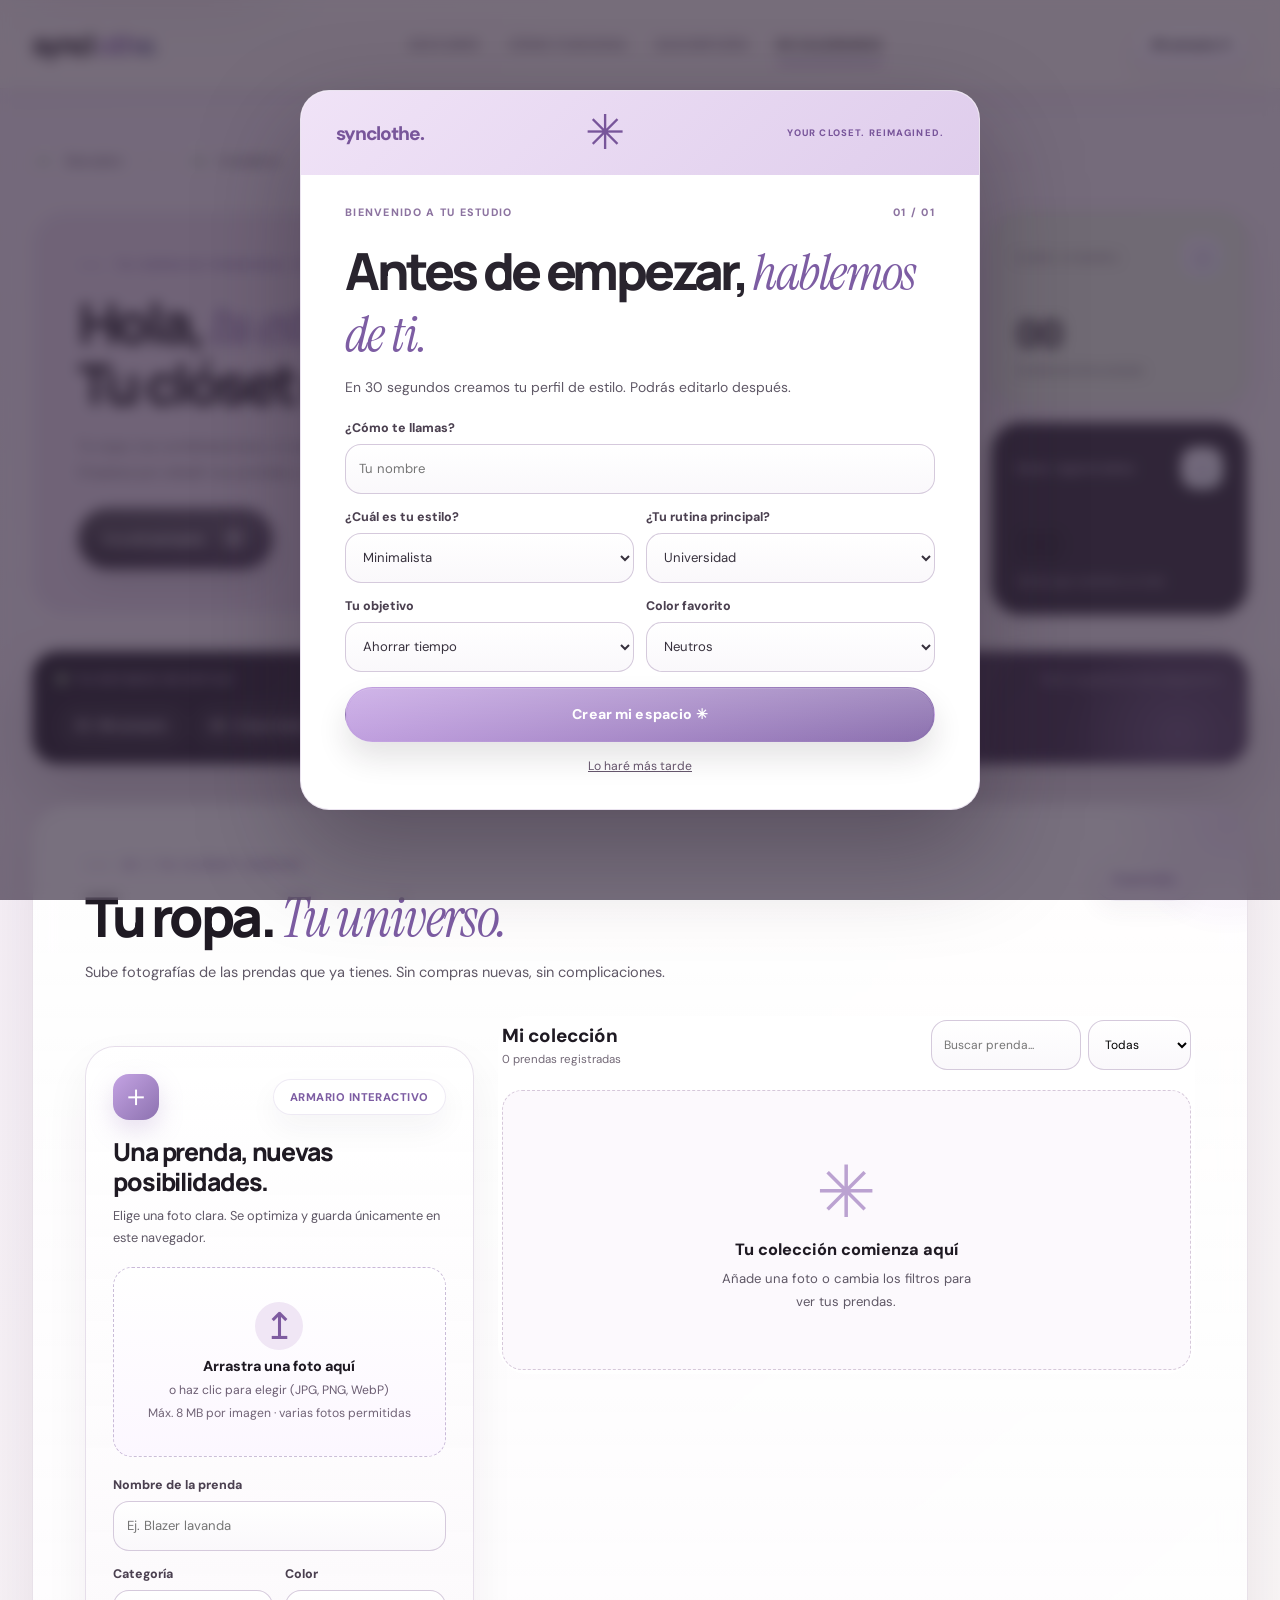
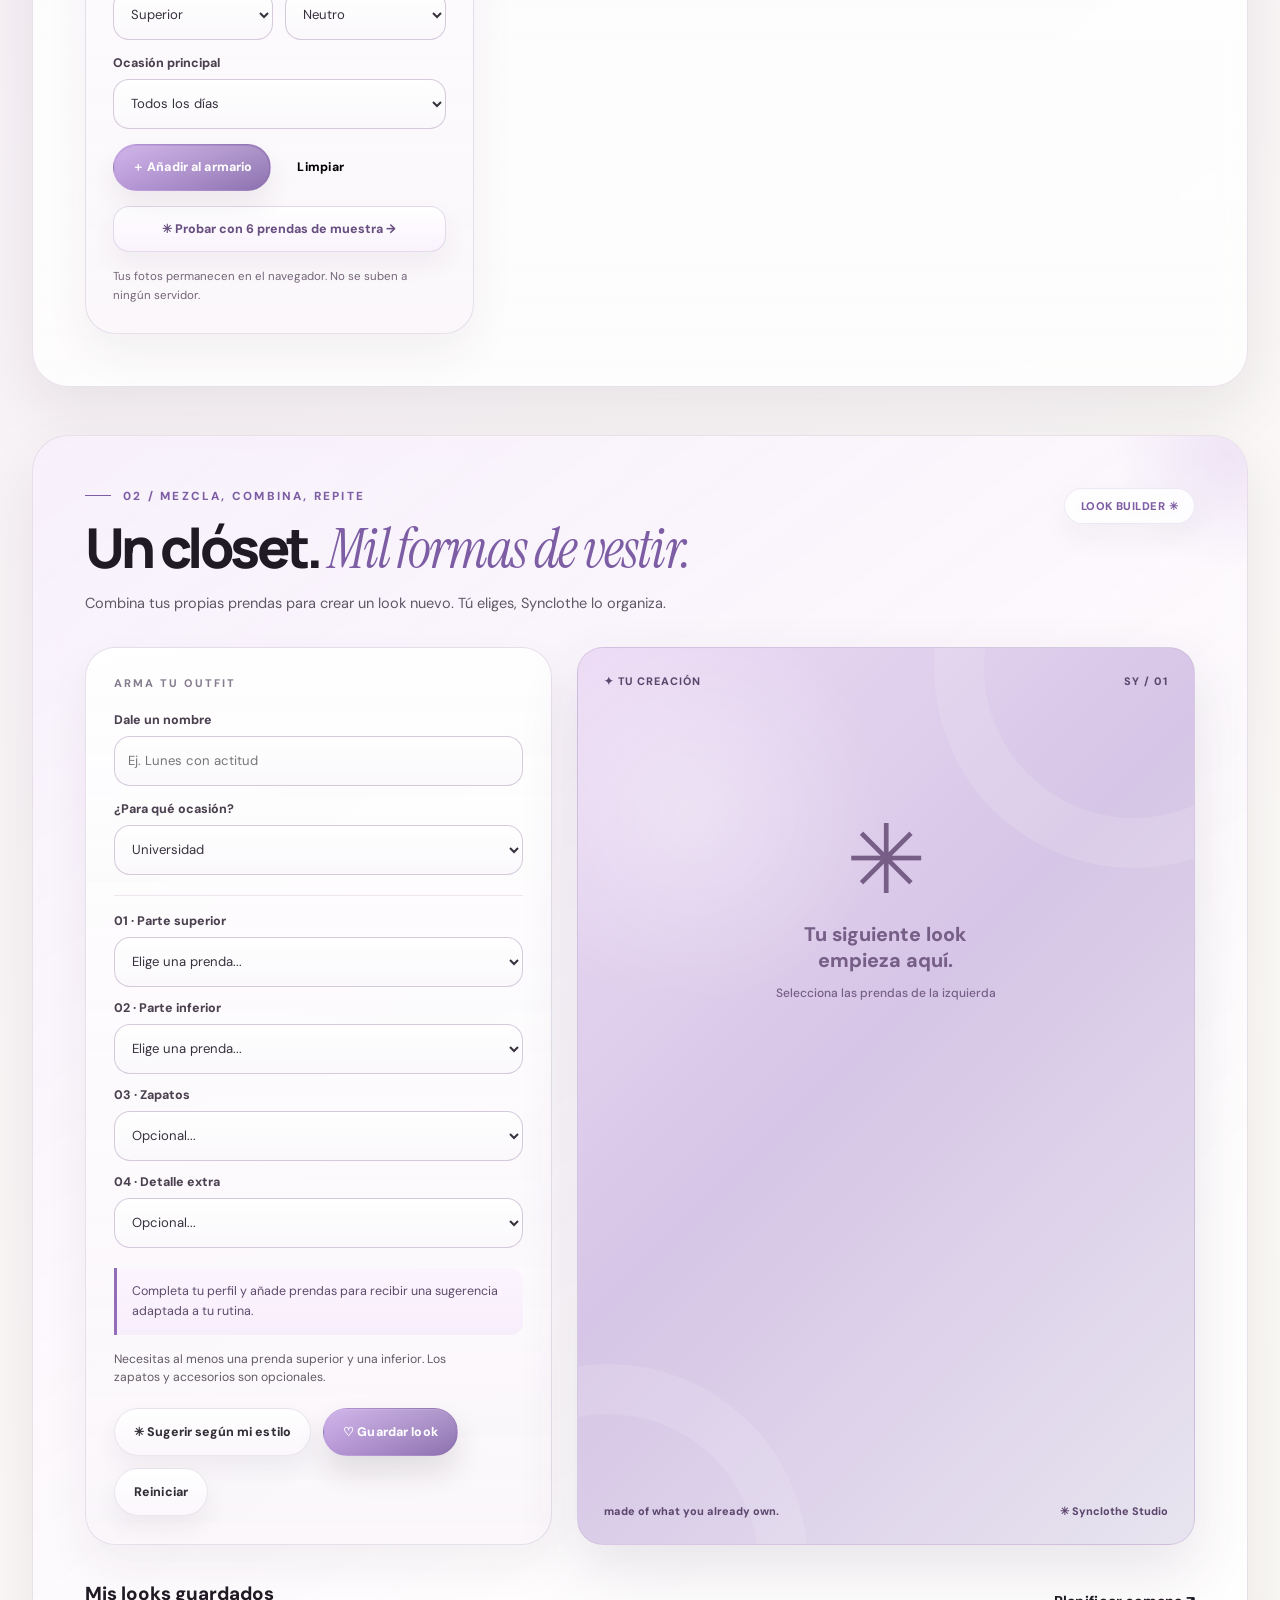
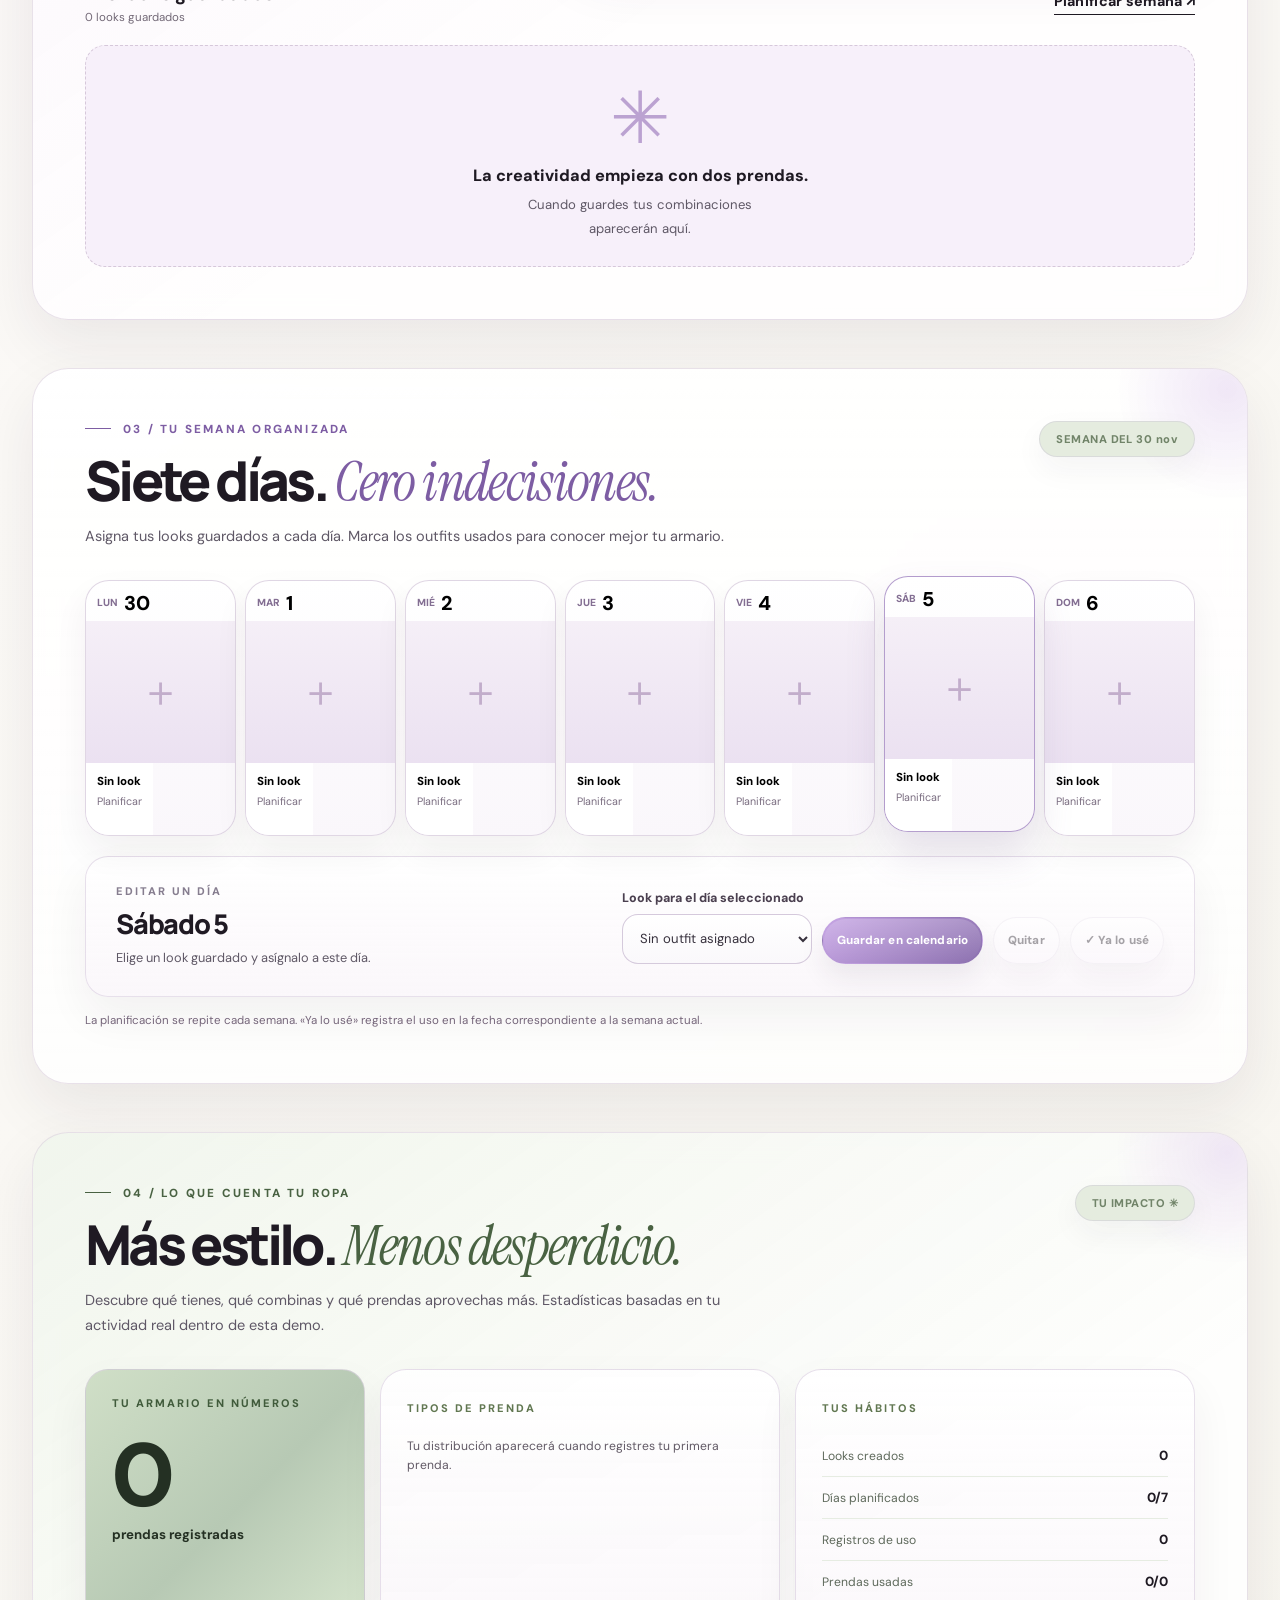
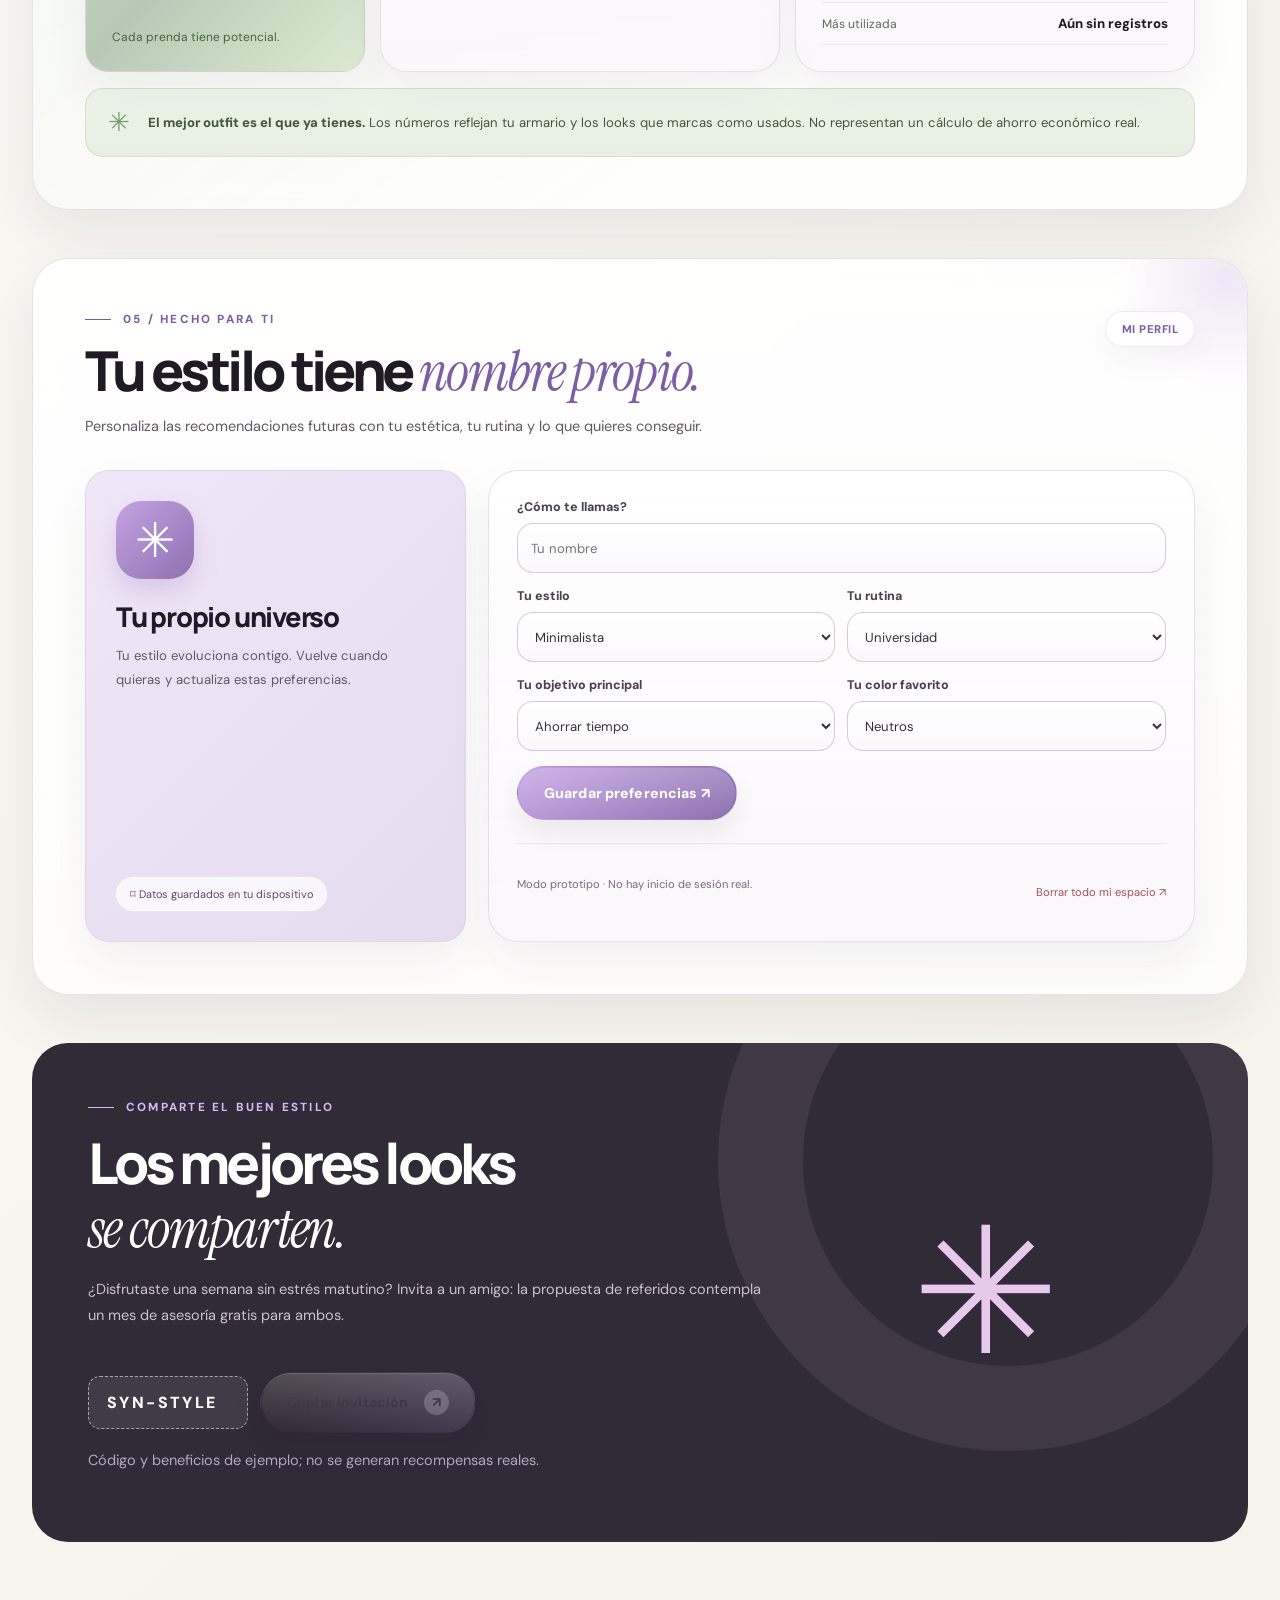
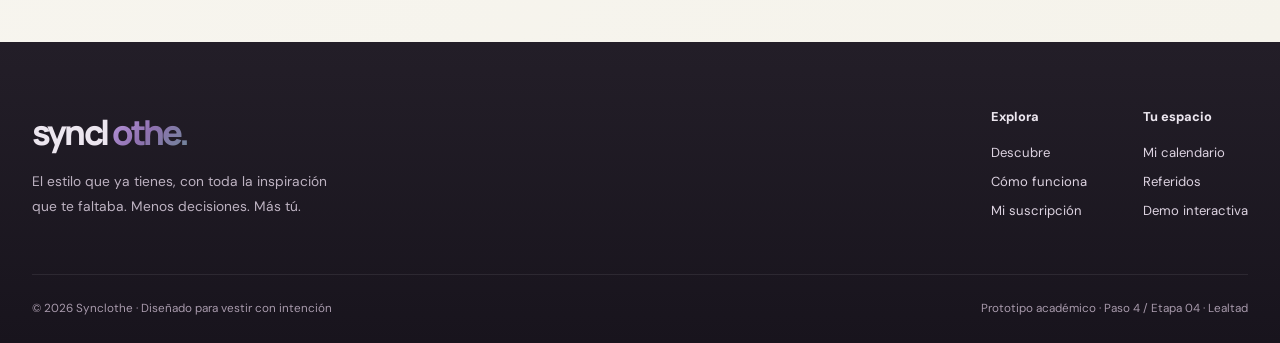
<file: lealtad.html>
<!DOCTYPE html>

<html lang="es">
<head>
<meta charset="utf-8"/>
<meta content="width=device-width, initial-scale=1" name="viewport"/>
<meta content="#fbf9f6" name="theme-color"/>
<meta content="Organiza tus prendas con fotos, combina outfits, planifica tu semana y descubre estadísticas de tu armario digital en Synclothe." name="description"/>
<meta content="light" name="color-scheme"/>
<meta content="website" property="og:type"/>
<meta content="Synclothe" property="og:site_name"/>
<meta content="es_EC" property="og:locale"/>
<meta content="Mi armario digital, outfits y calendario | Synclothe" property="og:title"/>
<meta content="Organiza tus prendas con fotos, combina outfits, planifica tu semana y descubre estadísticas de tu armario digital en Synclothe." property="og:description"/>
<meta content="summary" name="twitter:card"/>
<meta content="Mi armario digital, outfits y calendario | Synclothe" name="twitter:title"/>
<meta content="Organiza tus prendas con fotos, combina outfits, planifica tu semana y descubre estadísticas de tu armario digital en Synclothe." name="twitter:description"/>
<title>Mi armario digital, outfits y calendario | Synclothe</title>
<link href="assets/favicon.svg" rel="icon" type="image/svg+xml"/>
<link href="https://fonts.googleapis.com" rel="preconnect"/>
<link crossorigin="" href="https://fonts.gstatic.com" rel="preconnect"/>
<link href="https://fonts.googleapis.com/css2?family=DM+Sans:wght@400;500;600;700;800&amp;family=Instrument+Serif:ital@0;1&amp;family=Manrope:wght@400;500;600;700;800&amp;family=Playfair+Display:ital,wght@1,500;1,600&amp;display=swap" rel="stylesheet"/>
<link href="styles.css" rel="stylesheet"/>
<script defer="" src="app.js">
</script>
<script defer="True" src="studio.js"></script><link href="studio.css" rel="stylesheet"/></head>
<body data-page="lealtad">
<a class="skip-link" href="#contenido">
   Saltar al contenido principal
  </a>
<header class="site-header">
<div class="nav-inner">
<a aria-label="Synclothe, inicio" class="logo" href="index.html">
     syncl
     <i>
      othe.
     </i>
</a>
<nav aria-label="Navegación principal" class="nav-links" id="mainNav">
<a href="index.html">
      Descubre
     </a>
<a href="consideracion.html">
      Cómo funciona
     </a>
<a href="conversion.html">
      Suscripción
     </a>
<a aria-current="page" class="active" href="lealtad.html">
      Mi calendario
     </a>
</nav>
<div class="nav-actions">
<a class="nav-link-cta" href="#armario">Mi armario ↗</a>
<button aria-controls="mainNav" aria-expanded="false" aria-label="Abrir menú" class="menu-toggle" id="menuToggle" type="button">
      ☰
     </button>
</div>
</div>
<div aria-hidden="true" class="progress-line" id="progressLine">
</div>
</header>
<main id="contenido" tabindex="-1">
<section class="dashboard-wrap">
<div class="container">
<nav aria-label="Etapas del embudo" class="journey">
<a class="stage-link" data-stage="conciencia" href="index.html">
<span class="num">
        01
       </span>
       Descubre
      </a>
<span aria-hidden="true" class="stage-separator">
</span>
<a class="stage-link" data-stage="consideracion" href="consideracion.html">
<span class="num">
        02
       </span>
       Considera
      </a>
<span aria-hidden="true" class="stage-separator">
</span>
<a class="stage-link" data-stage="conversion" href="conversion.html">
<span class="num">
        03
       </span>
       Convierte
      </a>
<span aria-hidden="true" class="stage-separator">
</span>
<a aria-current="step" class="stage-link" data-stage="lealtad" href="lealtad.html">
<span class="num">
        04
       </span>
       Disfruta
      </a>
</nav>
<div class="dash-top">
<div class="dash-welcome reveal">
<span class="eyebrow">
        Tu espacio personal ✳
       </span>
<h1 id="greeting">
        Tu semana,
        <br/>
<span class="serif purple-text">
         sin complicaciones.
        </span>
</h1>
<p>Tu ropa, tus combinaciones y tu semana, todo en un solo lugar. Empieza por añadir tus prendas y construye outfits de verdad.</p>
<a class="btn arrow" href="#armario">Ir a mi armario <span class="arrow-icon">
         ↗
        </span>
</a>
</div>
<div class="dash-overview stagger">
<div class="metric-card">
<div class="metric-top">
<span>Prendas registradas</span>
<span class="metric-icon">
          ✳
         </span>
</div>
<div>
<b id="metricGarments">00</b>
<br/>
<small>Fotos en tu armario</small>
</div>
</div>
<div class="metric-card">
<div class="metric-top">
<span>Looks creados</span>
<span class="metric-icon">
          ♧
         </span>
</div>
<div>
<b id="metricOutfits">00</b>
<br/>
<small>Combinaciones propias</small>
</div>
</div>
<div class="metric-card">
<div class="metric-top">
<span>Días planificados</span>
<span class="metric-icon">
          ♡
         </span>
</div>
<div>
<b id="metricScheduled">00</b>
<br/>
<small>De los 7 días</small>
</div>
</div>
<div class="metric-card">
<div class="metric-top">
<span>Usos registrados</span>
<span class="metric-icon">
          ☼
         </span>
</div>
<div>
<b id="metricWears">00</b>
<br/>
<small>Veces que vestiste un look</small>
</div>
</div>
</div>
</div>
<div aria-label="Secciones de mi estudio" class="studio-bar reveal">
<div class="studio-bar-heading"><span class="live-dot"></span> TU ESTUDIO DE ESTILO <span class="studio-kicker">Todo se guarda en este dispositivo</span></div>
<nav aria-label="Navegación del armario y planificador" class="studio-tabs">
<a href="#armario">01 · Mi armario</a><a href="#crear">02 · Crear looks</a><a href="#calendario">03 · Calendario</a><a href="#estadisticas">04 · Insights</a><a href="#perfil">05 · Mi perfil</a>
</nav>
</div>
<section aria-labelledby="armarioTitle" class="studio-section reveal" id="armario">
<div class="studio-section-heading"><div><div class="eyebrow">01 / Tu clóset digital</div><h2 id="armarioTitle">Tu ropa. <span class="serif purple-text">Tu universo.</span></h2><p>Sube fotografías de las prendas que ya tienes. Sin compras nuevas, sin complicaciones.</p></div><span class="studio-number-tag" id="wardrobeCount">00 prendas</span></div>
<div class="wardrobe-layout">
<form class="upload-panel" id="garmentForm" novalidate="">
<div class="upload-intro"><span class="upload-symbol">＋</span><span class="pill">ARMARIO INTERACTIVO</span></div>
<h3 id="garmentFormTitle">Una prenda, nuevas posibilidades.</h3>
<p>Elige una foto clara. Se optimiza y guarda únicamente en este navegador.</p>
<label class="dropzone" for="garmentFiles" id="photoDropzone" tabindex="0"><span class="drop-icon">↥</span><strong>Arrastra una foto aquí</strong><span>o haz clic para elegir (JPG, PNG, WebP)</span><small>Máx. 8 MB por imagen · varias fotos permitidas</small></label>
<input accept="image/jpeg,image/png,image/webp" hidden="" id="garmentFiles" multiple="" type="file"/>
<div class="upload-preview" hidden="" id="uploadPreview"><img alt="Vista previa de la nueva prenda" id="newGarmentPreview"/><span id="selectedFilesNote"></span></div>
<div class="field"><label for="garmentName">Nombre de la prenda</label><input id="garmentName" maxlength="55" placeholder="Ej. Blazer lavanda" required="" type="text"/></div>
<div class="field-row"><div class="field"><label for="garmentCategory">Categoría</label><select id="garmentCategory"><option value="Superior">Superior</option><option value="Inferior">Inferior</option><option value="Calzado">Calzado</option><option value="Accesorio">Accesorio</option><option value="Abrigo">Abrigo</option></select></div><div class="field"><label for="garmentColor">Color</label><select id="garmentColor"><option>Neutro</option><option>Blanco</option><option>Negro</option><option>Azul</option><option>Lavanda</option><option>Verde</option><option>Rosa</option><option>Rojo</option><option>Marrón</option><option>Otro</option></select></div></div>
<div class="field"><label for="garmentOccasion">Ocasión principal</label><select id="garmentOccasion"><option>Todos los días</option><option>Universidad</option><option>Trabajo</option><option>Salida</option><option>Viaje</option></select></div>
<div class="studio-form-actions"><button class="btn lilac" id="addGarmentBtn" type="submit">＋ Añadir al armario</button><button class="text-link" id="resetGarmentForm" type="button">Limpiar</button></div>
<button class="sample-garments" id="loadSampleWardrobe" type="button">✳ Probar con 6 prendas de muestra →</button><p class="studio-hint" id="storageHint">Tus fotos permanecen en el navegador. No se suben a ningún servidor.</p>
</form>
<div class="wardrobe-gallery">
<div class="gallery-top"><div><strong>Mi colección</strong><span id="garmentSubcount">Tus prendas favoritas, en un lugar.</span></div><div class="gallery-filters"><label class="sr-only" for="wardrobeSearch">Buscar prendas</label><input aria-label="Buscar prendas" id="wardrobeSearch" placeholder="Buscar prenda..." type="search"/><label class="sr-only" for="wardrobeFilter">Filtrar por categoría</label><select id="wardrobeFilter"><option value="Todas">Todas</option><option>Superior</option><option>Inferior</option><option>Calzado</option><option>Accesorio</option><option>Abrigo</option></select></div></div>
<div aria-live="polite" class="garment-grid" id="garmentGrid"><div class="empty-collection"><span>✳</span><strong>Tu colección comienza aquí</strong><p>Añade tu primera fotografía para llenar tu armario.</p></div></div>
</div>
</div>
</section>
<section aria-labelledby="creatorTitle" class="studio-section studio-section-lilac reveal" id="crear">
<div class="studio-section-heading"><div><div class="eyebrow">02 / Mezcla, combina, repite</div><h2 id="creatorTitle">Un clóset. <span class="serif purple-text">Mil formas de vestir.</span></h2><p>Combina tus propias prendas para crear un look nuevo. Tú eliges, Synclothe lo organiza.</p></div><span class="pill">LOOK BUILDER ✳</span></div>
<div class="builder-layout">
<div class="builder-controls"><div class="overline">ARMA TU OUTFIT</div><div class="field"><label for="outfitName">Dale un nombre</label><input id="outfitName" maxlength="60" placeholder="Ej. Lunes con actitud"/></div>
<div class="field"><label for="outfitOccasion">¿Para qué ocasión?</label><select id="outfitOccasion"><option>Universidad</option><option>Trabajo</option><option>Salida</option><option>Viaje</option><option>Casual</option></select></div>
<div class="builder-slots"><div class="field"><label for="slotSuperior">01 · Parte superior</label><select data-slot="Superior" id="slotSuperior"><option value="">Elige una prenda...</option></select></div><div class="field"><label for="slotInferior">02 · Parte inferior</label><select data-slot="Inferior" id="slotInferior"><option value="">Elige una prenda...</option></select></div><div class="field"><label for="slotCalzado">03 · Zapatos</label><select data-slot="Calzado" id="slotCalzado"><option value="">Opcional...</option></select></div><div class="field"><label for="slotAccesorio">04 · Detalle extra</label><select data-slot="Accesorio" id="slotAccesorio"><option value="">Opcional...</option></select></div></div><p aria-live="polite" class="style-advice" id="styleAdvice">Completa tu perfil y añade prendas para recibir una sugerencia adaptada a tu rutina.</p>
<p class="fine">Necesitas al menos una prenda superior y una inferior. Los zapatos y accesorios son opcionales.</p><div class="actions"><button class="btn light" id="suggestOutfit" type="button">✳ Sugerir según mi estilo</button><button class="btn lilac" id="saveOutfit" type="button">♡ Guardar look</button><button class="btn light" id="clearBuilder" type="button">Reiniciar</button></div>
</div>
<div class="builder-preview"><div class="builder-preview-top"><span>✦ TU CREACIÓN</span><span>SY / 01</span></div><div aria-label="Vista previa de tu outfit" class="outfit-collage" id="outfitPreview"><div class="collage-placeholder"><span>✳</span><strong>Tu siguiente look empieza aquí.</strong><small>Selecciona las prendas de la izquierda</small></div></div><div class="builder-caption"><span>made of what you already own.</span><span>✳ Synclothe Studio</span></div></div>
</div>
<div class="saved-outfits"><div class="gallery-top"><div><strong>Mis looks guardados</strong><span id="outfitsSubcount">Aún no tienes combinaciones.</span></div><a class="text-link" href="#calendario">Planificar semana ↗</a></div><div class="outfits-grid" id="outfitsGrid"></div></div>
</section>
<section aria-labelledby="plannerTitle" class="studio-section reveal" id="calendario">
<div class="studio-section-heading"><div><div class="eyebrow">03 / Tu semana organizada</div><h2 id="plannerTitle">Siete días. <span class="serif purple-text">Cero indecisiones.</span></h2><p>Asigna tus looks guardados a cada día. Marca los outfits usados para conocer mejor tu armario.</p></div><span class="pill sage-pill" id="weekLabel">TU SEMANA</span></div>
<div aria-label="Planificador de lunes a domingo" class="planner-grid" id="plannerGrid"></div>
<div class="planner-editor"><div><div class="overline">EDITAR UN DÍA</div><h3 id="editDayTitle">Lunes</h3><p>Elige un look guardado y asígnalo a este día.</p></div><div class="planner-form"><div class="field"><label for="assignOutfit">Look para el día seleccionado</label><select id="assignOutfit"><option value="">Sin outfit asignado</option></select></div><button class="btn lilac" id="assignBtn" type="button">Guardar en calendario</button><button class="btn light" id="removeAssignment" type="button">Quitar</button><button class="btn light" id="markWorn" type="button">✓ Ya lo usé</button></div></div>
<p class="studio-hint">La planificación se repite cada semana. «Ya lo usé» registra el uso en la fecha correspondiente a la semana actual.</p>
</section>
<section aria-labelledby="statsTitle" class="studio-section studio-section-sage reveal" id="estadisticas">
<div class="studio-section-heading"><div><div class="eyebrow sage">04 / Lo que cuenta tu ropa</div><h2 id="statsTitle">Más estilo. <span class="serif sage-text">Menos desperdicio.</span></h2><p>Descubre qué tienes, qué combinas y qué prendas aprovechas más. Estadísticas basadas en tu actividad real dentro de esta demo.</p></div><span class="pill sage-pill">TU IMPACTO ✳</span></div>
<div class="insights-grid"><div class="insight-lead"><div class="overline">TU ARMARIO EN NÚMEROS</div><strong id="statTotal">0</strong><span>prendas registradas</span><div class="insight-foot">Cada prenda tiene potencial.</div></div><div class="insight-card"><span class="overline">TIPOS DE PRENDA</span><div class="category-bars" id="categoryBars"></div></div><div class="insight-card"><span class="overline">TUS HÁBITOS</span><div class="stat-list" id="statHabits"></div></div></div>
<div class="eco-note"><span>✳</span><p><strong>El mejor outfit es el que ya tienes.</strong> Los números reflejan tu armario y los looks que marcas como usados. No representan un cálculo de ahorro económico real.</p></div>
</section>
<section aria-labelledby="profileTitle" class="studio-section reveal" id="perfil">
<div class="studio-section-heading"><div><div class="eyebrow">05 / Hecho para ti</div><h2 id="profileTitle">Tu estilo tiene <span class="serif purple-text">nombre propio.</span></h2><p>Personaliza las recomendaciones futuras con tu estética, tu rutina y lo que quieres conseguir.</p></div><span class="pill">MI PERFIL</span></div>
<div class="profile-layout"><div class="profile-aside"><div class="profile-avatar">✳</div><h3 id="profileGreeting">Tu propio universo</h3><p>Tu estilo evoluciona contigo. Vuelve cuando quieras y actualiza estas preferencias.</p><span class="privacy-mini">⌑ Datos guardados en tu dispositivo</span></div><form class="profile-form" id="profileForm"><div class="field"><label for="profileName">¿Cómo te llamas?</label><input autocomplete="given-name" id="profileName" maxlength="70" minlength="2" placeholder="Tu nombre" required=""/></div><div class="field-row"><div class="field"><label for="profileStyle">Tu estilo</label><select id="profileStyle"><option value="Minimalista">Minimalista</option><option value="Casual">Casual</option><option value="Streetwear">Streetwear</option><option value="Elegante">Elegante</option><option value="Creativo">Creativo</option><option value="Clásico">Clásico</option></select></div><div class="field"><label for="profileRoutine">Tu rutina</label><select id="profileRoutine"><option value="Universidad">Universidad</option><option value="Trabajo">Trabajo</option><option value="Viajes">Viajes</option><option value="Variada">Un poco de todo</option></select></div></div><div class="field-row"><div class="field"><label for="profileGoal">Tu objetivo principal</label><select id="profileGoal"><option value="Ahorrar tiempo">Ahorrar tiempo</option><option value="Comprar menos">Comprar menos</option><option value="Combinar mejor">Combinar mejor mi ropa</option><option value="Encontrar mi estilo">Encontrar mi estilo</option></select></div><div class="field"><label for="profileColor">Tu color favorito</label><select id="profileColor"><option value="Neutros">Neutros</option><option value="Lavanda">Lavanda</option><option value="Verde">Verde</option><option value="Azul">Azul</option><option value="Rosa">Rosa</option><option value="Negro">Negro</option><option value="Colorido">Colorido</option></select></div></div><button class="btn lilac" type="submit">Guardar preferencias ↗</button><div class="profile-data-footer"><span>Modo prototipo · No hay inicio de sesión real.</span><button class="delete-demo" id="deleteAllStudio" type="button">Borrar todo mi espacio ↗</button></div></form></div>
</section>
<dialog aria-labelledby="editGarmentTitle" class="studio-dialog" id="editGarmentDialog"><form id="editGarmentForm"><button aria-label="Cerrar edición" class="modal-close" id="closeEditGarment" type="button">✕</button><span class="eyebrow">Editar tu armario</span><h2 id="editGarmentTitle">Los detalles importan.</h2><img alt="Fotografía de la prenda seleccionada" class="edit-preview" id="editGarmentImage"/><div class="field"><label for="editGarmentName">Nombre</label><input id="editGarmentName" maxlength="55" required=""/></div><div class="field-row"><div class="field"><label for="editGarmentCategory">Categoría</label><select id="editGarmentCategory"><option>Superior</option><option>Inferior</option><option>Calzado</option><option>Accesorio</option><option>Abrigo</option></select></div><div class="field"><label for="editGarmentColor">Color</label><select id="editGarmentColor"><option>Neutro</option><option>Blanco</option><option>Negro</option><option>Azul</option><option>Lavanda</option><option>Verde</option><option>Rosa</option><option>Rojo</option><option>Marrón</option><option>Otro</option></select></div></div><div class="field"><label for="editGarmentOccasion">Ocasión principal</label><select id="editGarmentOccasion"><option>Todos los días</option><option>Universidad</option><option>Trabajo</option><option>Salida</option><option>Viaje</option></select></div><label class="text-link" for="editGarmentPhoto" style="cursor:pointer">Cambiar fotografía ↗</label><input accept="image/jpeg,image/png,image/webp" hidden="" id="editGarmentPhoto" type="file"/><div class="studio-form-actions"><button class="btn lilac" type="submit">Guardar cambios</button><button class="btn light" id="cancelEditGarment" type="button">Cancelar</button></div></form></dialog>
<dialog aria-labelledby="onboardingTitle" class="studio-dialog onboarding-dialog" id="onboardingDialog"><div aria-hidden="true" class="onboard-art"><span>synclothe.</span><span>✳</span><small>YOUR CLOSET. REIMAGINED.</small></div><form id="onboardingForm"><div class="onboard-progress"><span>BIENVENIDO A TU ESTUDIO</span><span>01 / 01</span></div><h2 id="onboardingTitle">Antes de empezar, <span class="serif purple-text">hablemos de ti.</span></h2><p>En 30 segundos creamos tu perfil de estilo. Podrás editarlo después.</p><div class="field"><label for="onboardName">¿Cómo te llamas?</label><input autocomplete="given-name" id="onboardName" maxlength="70" minlength="2" placeholder="Tu nombre" required=""/></div><div class="field-row"><div class="field"><label for="onboardStyle">¿Cuál es tu estilo?</label><select id="onboardStyle"><option>Minimalista</option><option>Casual</option><option>Streetwear</option><option>Elegante</option><option>Creativo</option><option>Clásico</option></select></div><div class="field"><label for="onboardRoutine">¿Tu rutina principal?</label><select id="onboardRoutine"><option>Universidad</option><option>Trabajo</option><option>Viajes</option><option>Variada</option></select></div></div><div class="field-row"><div class="field"><label for="onboardGoal">Tu objetivo</label><select id="onboardGoal"><option>Ahorrar tiempo</option><option>Comprar menos</option><option>Combinar mejor</option><option>Encontrar mi estilo</option></select></div><div class="field"><label for="onboardColor">Color favorito</label><select id="onboardColor"><option>Neutros</option><option>Lavanda</option><option>Verde</option><option>Azul</option><option>Rosa</option><option>Negro</option><option>Colorido</option></select></div></div><button class="btn lilac" style="width:100%" type="submit">Crear mi espacio ✳</button><button class="onboard-skip" id="skipOnboarding" type="button">Lo haré más tarde</button></form></dialog>
<div class="referral-banner reveal" id="referidos">
<div>
<span class="eyebrow">
        Comparte el buen estilo
       </span>
<h2>
        Los mejores looks
        <br/>
<span class="serif">
         se comparten.
        </span>
</h2>
<p>
        ¿Disfrutaste una semana sin estrés matutino? Invita a un amigo: la propuesta de referidos contempla un mes de asesoría gratis para ambos.
       </p>
<div class="referral-code">
<input aria-label="Código de referido ilustrativo" readonly="" value="SYN-STYLE"/>
<button class="btn arrow" id="referralBtn" type="button">
         Copiar invitación
         <span class="arrow-icon">
          ↗
         </span>
</button>
</div>
<div aria-live="polite" class="notice hidden" id="refFeedback">
</div>
<p class="fine" style="color:#b6a8c0;margin-top:17px">
        Código y beneficios de ejemplo; no se generan recompensas reales.
       </p>
</div>
<div aria-hidden="true" class="referral-art">
       ✳
      </div>
</div>
</div>
</section>
</main>
<footer class="site-footer">
<div class="container">
<div class="footer-main">
<div>
<a aria-label="Synclothe: volver a inicio" class="logo" href="index.html">
       syncl
       <i>
        othe.
       </i>
</a>
<p>
       El estilo que ya tienes, con toda la inspiración que te faltaba. Menos decisiones. Más tú.
      </p>
</div>
<div class="footer-links">
<div>
<strong>
        Explora
       </strong>
<a href="index.html">
        Descubre
       </a>
<a href="consideracion.html">
        Cómo funciona
       </a>
<a href="conversion.html">
        Mi suscripción
       </a>
</div>
<div>
<strong>
        Tu espacio
       </strong>
<a href="lealtad.html">
        Mi calendario
       </a>
<a href="lealtad.html#referidos">
        Referidos
       </a>
<a href="consideracion.html#demo">
        Demo interactiva
       </a>
</div>
</div>
</div>
<div class="footer-bottom">
<span>
      © 2026 Synclothe · Diseñado para vestir con intención
     </span>
<span>
      Prototipo académico · Paso 4 / Etapa 04 · Lealtad
     </span>
</div>
</div>
</footer>
<button aria-label="Volver arriba" class="back-to-top" id="backTop" type="button">
   ↑
  </button>
<div aria-live="polite" class="toast" id="toast" role="status">
</div>
</body>
</html>
</file>
<file: styles.css>
:root{--ink:#28252d;--mid:#625c67;--muted:#8b8490;--paper:#fbf9f6;--lilac:#a88cc5;--deep:#765799;--blush:#f4e9e5;--soft:#f0eaf4;--sage:#b9c7ae;--coral:#ed927f;--white:#fff;--border:#e8e1e5;--shadow:0 28px 80px rgba(64,47,70,.10);--ease:cubic-bezier(.22,1,.36,1)}
*{box-sizing:border-box}html{scroll-behavior:smooth}body{margin:0;background:var(--paper);color:var(--ink);font-family:'DM Sans',sans-serif;overflow-x:hidden}body[data-page="consideracion"]{--page-color:#9cac8d;--page-soft:#e5ecdf}body[data-page="conciencia"]{--page-color:#a78cc5;--page-soft:#eee5f3}body[data-page="conversion"]{--page-color:#ed927f;--page-soft:#f9e8e2}body[data-page="lealtad"]{--page-color:#a78cc5;--page-soft:#eee7f4}
::selection{background:#d7c7e6;color:#35253f}img{max-width:100%;display:block}button,input,select{font:inherit}button{cursor:pointer}a{color:inherit;text-decoration:none}h1,h2,h3,h4,p{margin-top:0}h1,h2,h3,h4{font-family:'Manrope','DM Sans',sans-serif;letter-spacing:-.066em;font-weight:800}h1{font-size:clamp(3.7rem,6.7vw,7.1rem);line-height:1.055}h2{font-size:clamp(2.4rem,4.4vw,4.4rem);line-height:1.14}h3{font-size:1.35rem;letter-spacing:-.045em}p{line-height:1.78;color:var(--mid)}b,strong{font-weight:800}small{font-size:.76rem}.container{max-width:1300px;margin:0 auto;padding:0 32px}.serif{font-family:'Playfair Display',Georgia,serif;font-style:italic;letter-spacing:-.06em;font-weight:500}.purple-text{color:var(--deep)}.coral-text{color:#d77766}.sage-text{color:#899c7b}.eyebrow{font-size:.73rem;color:var(--deep);text-transform:uppercase;letter-spacing:.19em;font-weight:800;display:flex;align-items:center;gap:12px}.eyebrow:before{content:'';display:inline-block;width:26px;height:1px;background:currentColor}.eyebrow.sage{color:#829675}.eyebrow.coral{color:#cc7466}.eyebrow.light{color:white}.lead{font-size:1.095rem;max-width:560px;line-height:1.8}.fine{color:var(--muted);font-size:.76rem;line-height:1.5}.overline{font-size:.69rem;font-weight:800;text-transform:uppercase;letter-spacing:.18em;color:var(--muted)}.muted{color:var(--muted)}
/* Navigation */
.site-header{position:sticky;top:0;z-index:80;background:rgba(251,249,246,.85);border-bottom:1px solid rgba(79,57,79,.07);backdrop-filter:blur(22px);-webkit-backdrop-filter:blur(22px);transition:box-shadow .3s,height .3s}.site-header.scrolled{box-shadow:0 8px 35px #3b2e4010}.nav-inner{max-width:1360px;padding:0 32px;height:84px;display:flex;align-items:center;margin:auto;justify-content:space-between;gap:24px}.logo{font-family:Manrope,sans-serif;font-weight:800;font-size:1.67rem;letter-spacing:-.095em;white-space:nowrap}.logo i{color:#a68cc0;font-style:normal}.nav-links{display:flex;align-items:center;gap:29px}.nav-links a{font-weight:700;color:#7b7280;font-size:.84rem;white-space:nowrap;transition:color .2s;position:relative}.nav-links a:hover,.nav-links a.active{color:var(--ink)}.nav-links a.active:after{content:'';position:absolute;bottom:-11px;left:0;width:100%;height:3px;background:var(--page-color);border-radius:8px}.nav-actions{display:flex;align-items:center;gap:12px}.nav-link-cta{border:1px solid var(--border);padding:11px 17px;border-radius:50px;font-size:.79rem;font-weight:800;background:#fff;white-space:nowrap;transition:transform .3s,box-shadow .3s}.nav-link-cta:hover{transform:translateY(-3px);box-shadow:var(--shadow)}.menu-toggle{display:none;border:1px solid var(--border);background:#fff;width:42px;height:42px;align-items:center;justify-content:center;border-radius:13px;font-size:1.4rem}.progress-line{height:3px;width:0;background:linear-gradient(90deg,#b69cd3,#ed927f,#b9c7ae);position:absolute;left:0;bottom:0;transition:width .1s linear}
/* Shared buttons */
.btn{display:inline-flex;align-items:center;justify-content:center;gap:16px;border:1px solid transparent;border-radius:100px;padding:17px 25px;min-height:55px;background:var(--ink);color:white;font-weight:800;font-size:.88rem;position:relative;overflow:hidden;transition:transform .45s var(--ease),box-shadow .45s var(--ease),background .35s}.btn:hover{transform:translateY(-4px);box-shadow:0 15px 28px #2e24312d;background:#4a3a50}.btn:focus-visible,.chip:focus-visible,.look-card:focus-visible,.day-card:focus-visible,.stage-link:focus-visible{outline:3px solid #9270b9;outline-offset:3px}.btn.lilac{background:#a789c6}.btn.lilac:hover{background:#8d70ab}.btn.coral{background:#ea907d;color:#34272b}.btn.coral:hover{background:#da7b67}.btn.light{background:#fff;color:var(--ink);border:1px solid #e6dfe4}.btn.light:hover{background:#faf7fc}.btn.arrow .arrow-icon{display:inline-flex;width:25px;height:25px;border-radius:50%;background:rgba(255,255,255,.20);align-items:center;justify-content:center;transition:transform .3s}.btn.arrow:hover .arrow-icon{transform:rotate(-40deg)}.text-link{font-weight:800;font-size:.89rem;display:inline-flex;align-items:center;gap:12px;border-bottom:1px solid currentColor;padding-bottom:4px;transition:gap .3s}.text-link:hover{gap:22px}.actions{display:flex;gap:12px;flex-wrap:wrap;align-items:center;margin:30px 0 0}.pill{display:inline-flex;gap:8px;align-items:center;background:var(--soft);color:var(--deep);font-size:.7rem;letter-spacing:.04em;font-weight:800;border-radius:100px;padding:10px 16px}.pill.sage-pill{background:#e5ecdf;color:#718469}.pill.coral-pill{background:#f8e6e0;color:#b86152}.pill.white-pill{background:#ffffffc9;color:#74687b}.pill.dark-pill{background:var(--ink);color:#fff}
/* Common progress / page top */
.journey{display:flex;align-items:center;gap:0;max-width:660px;margin:34px 0 30px}.stage-link{display:flex;align-items:center;gap:9px;font-size:.73rem;font-weight:800;color:#aaa1ad;letter-spacing:.015em;white-space:nowrap;transition:color .3s}.stage-link:hover{color:var(--ink)}.stage-link .num{width:25px;height:25px;display:grid;place-items:center;border-radius:50%;border:1px solid #d9d1db;background:#fff;font-size:.68rem;transition:.3s}.stage-link.current{color:var(--ink)}.stage-link.current .num{color:#fff;background:var(--page-color);border-color:var(--page-color);box-shadow:0 5px 15px #9f86b457}.stage-separator{width:35px;min-width:11px;height:1px;background:#d7cedb;margin:0 14px}.section{padding:100px 0}.section-alt{background:#f5f0f4}.section-top{max-width:820px;margin-bottom:44px}.section-top.center{text-align:center;margin-left:auto;margin-right:auto}.section-top.center .eyebrow{justify-content:center}.section-top.center .eyebrow:before{display:none}.section-top h2{margin:18px 0}.section-top p{font-size:1rem}.shape-star{display:inline-block;color:#ae8fca;font-size:1.6rem}.divider{height:1px;background:var(--border)}.tag{display:inline-flex;align-items:center;gap:7px;font-size:.75rem;font-weight:800;letter-spacing:.02em;color:#6b5a72}
/* Animation */
.js .reveal{opacity:0;transform:translateY(42px);transition:opacity .8s var(--ease),transform .9s var(--ease)}.js .reveal.in-view{opacity:1;transform:translateY(0)}.js .stagger>*{opacity:0;transform:translateY(40px);transition:opacity .8s var(--ease),transform .9s var(--ease)}.js .stagger.in-view>*{opacity:1;transform:translateY(0)}.stagger.in-view>*:nth-child(2){transition-delay:.09s}.stagger.in-view>*:nth-child(3){transition-delay:.18s}.stagger.in-view>*:nth-child(4){transition-delay:.27s}.float{animation:float 5s ease-in-out infinite}@keyframes float{0%,100%{transform:translateY(0)}50%{transform:translateY(-14px)}}@keyframes fadeUp{from{opacity:0;transform:translateY(28px)}to{opacity:1;transform:translateY(0)}}@keyframes fadeIn{from{opacity:0}to{opacity:1}}@keyframes spin{to{transform:rotate(360deg)}}@keyframes bob{50%{transform:translate(0,-13px) rotate(5deg)}}@keyframes pulse{0%,100%{box-shadow:0 0 0 0 #a68bc330}50%{box-shadow:0 0 0 15px #a68bc300}}@keyframes marq{to{transform:translateX(-50%)}}@keyframes shimmer{0%{background-position:0 0}100%{background-position:200% 0}}.hero-copy>*{animation:fadeUp .9s var(--ease) backwards}.hero-copy>*:nth-child(2){animation-delay:.1s}.hero-copy>*:nth-child(3){animation-delay:.18s}.hero-copy>*:nth-child(4){animation-delay:.26s}.hero-copy>*:nth-child(5){animation-delay:.33s}
/* Awareness hero */
.hero{position:relative;overflow:hidden}.hero-main{padding:26px 0 96px;background:radial-gradient(ellipse at 94% 17%,#e9ddee 0,transparent 40%),radial-gradient(ellipse at 0% 92%,#f5e4e6 0,transparent 42%),#fbf9f6}.hero-layout{display:grid;grid-template-columns:1.05fr .95fr;align-items:center;min-height:680px;gap:30px}.hero h1{margin:20px 0 26px}.underlined{position:relative;display:inline-block}.underlined:after{content:'';position:absolute;bottom:4%;left:0;width:100%;height:11px;border-radius:50%;background:#d7bde9;z-index:-1;transform:rotate(-2deg)}.hero-visual{position:relative;height:650px;max-width:560px;width:100%;justify-self:end;animation:fadeIn 1s ease}.editorial-stage{position:absolute;inset:28px 35px 24px 44px;overflow:hidden;border-radius:265px 265px 35px 35px;background:#e9dfea;box-shadow:0 35px 70px #58405a20}.editorial-stage img{width:100%;height:100%;object-fit:cover;transition:transform .9s var(--ease)}.editorial-stage:hover img{transform:scale(1.035)}.editorial-stage .photo-optional{position:absolute;inset:0;object-fit:cover;display:none}.circle-type{position:absolute;right:-5px;top:0;width:134px;height:134px;border-radius:50%;background:#ede1ef;display:grid;place-items:center;z-index:3;box-shadow:0 9px 30px #4b35551c;animation:spin 26s linear infinite}.circle-type span{position:absolute;font-size:.65rem;font-weight:800;letter-spacing:.14em;color:#81639d}.circle-type .heart{font-size:2.7rem;color:#9a7ab4}.floating-note{position:absolute;z-index:4;background:#fffefbfa;border:1px solid #ffffffa9;box-shadow:0 20px 40px #41324720;backdrop-filter:blur(15px);border-radius:20px;padding:15px 20px}.floating-note.note-one{left:0;top:175px;transform:rotate(-7deg);animation:bob 5s ease-in-out infinite}.floating-note.note-two{right:-6px;bottom:87px;transform:rotate(6deg);animation:float 6s ease-in-out infinite}.floating-note strong{display:block;font-size:1.12rem;letter-spacing:-.04em}.floating-note span{font-size:.7rem;color:#7b7281}.hero-stats{display:flex;align-items:center;gap:18px;margin-top:44px}.hero-stats .stat-num{font-family:Manrope,sans-serif;font-size:2rem;letter-spacing:-.06em;font-weight:800}.hero-stats .stat-copy{color:#7f7582;font-size:.74rem;max-width:100px;line-height:1.5}.hero-stats .mini-div{height:29px;width:1px;background:#ded7df;margin:0 8px}
/* ticker */
.ticker{overflow:hidden;background:#312b37;color:#f7ecf6;padding:16px 0;white-space:nowrap;display:flex}.ticker-inner{display:flex;gap:48px;min-width:max-content;animation:marq 30s linear infinite;transform:translateZ(0)}.ticker-inner span{font-size:.77rem;letter-spacing:.13em;font-weight:800;text-transform:uppercase;display:flex;align-items:center;gap:48px}.ticker-inner span:after{content:'✳';font-size:1.2rem;color:#caafd9}
/* Awareness look cards */
.look-grid{display:grid;grid-template-columns:repeat(4,1fr);gap:20px}.look-card{display:block;background:#fff;border:1px solid #e8e3e7;border-radius:28px;overflow:hidden;position:relative;cursor:pointer;transition:transform .55s var(--ease),box-shadow .55s var(--ease),border-color .3s}.look-card:hover{transform:translateY(-14px) rotate(-1deg);box-shadow:0 29px 60px #59415c24;border-color:#c5b1d2}.look-card img{width:100%;height:310px;object-fit:cover;transition:transform .5s}.look-card:hover img{transform:scale(1.055)}.look-card .look-meta{padding:19px 21px 24px;display:flex;justify-content:space-between;gap:8px;align-items:center}.look-card .look-meta strong{display:block;font-size:1rem}.look-card .look-meta small{color:#978e99}.look-card .corner-arrow{height:35px;width:35px;border:1px solid var(--border);border-radius:50%;display:grid;place-items:center;transition:.3s}.look-card:hover .corner-arrow{background:#ad92c9;color:white;border-color:#ad92c9;transform:rotate(45deg)}.look-card .look-floating{position:absolute;top:16px;left:16px;padding:9px 12px;background:#fffdfcee;border-radius:100px;font-size:.68rem;letter-spacing:.08em;font-weight:800;z-index:1}.looks-feature{margin-top:40px;background:linear-gradient(120deg,#ece2f1,#eee9e2);padding:28px;display:flex;align-items:center;justify-content:space-between;border-radius:24px;gap:20px}.looks-feature p{margin:0;font-size:.9rem}.slogan-section{background:#e8deec;padding:100px 0;overflow:hidden;position:relative}.slogan-section .container{position:relative;z-index:2}.slogan-section:after{content:'S';font-family:Georgia,serif;position:absolute;font-size:680px;right:-7%;top:-290px;color:#ffffff20;line-height:1}.slogan-inner{display:grid;grid-template-columns:1fr 300px;align-items:center;gap:35px}.slogan-inner h2{font-size:clamp(2.8rem,5vw,5.7rem);margin:15px 0}.slogan-inner p{max-width:580px}.slogan-asterisk{font-family:Georgia,serif;font-size:220px;line-height:1;color:#8f70ad;text-align:center;animation:spin 40s linear infinite}
/* consideration */
.consider-hero{background:#f3f4ed;padding:30px 0 90px;overflow:hidden}.consider-hero .hero-layout{min-height:650px;grid-template-columns:1fr 1fr}.app-showcase{width:100%;position:relative;min-height:580px;display:flex;align-items:center;justify-content:center}.app-window{position:relative;width:min(100%,540px);border:8px solid #fff;background:white;border-radius:34px;box-shadow:0 35px 90px #59664c22;overflow:hidden;transform:rotate(4deg);transition:transform .8s var(--ease);z-index:2}.app-window:hover{transform:rotate(0)}.app-titlebar{display:flex;justify-content:space-between;align-items:center;padding:15px 22px;background:#fff}.app-dots{display:flex;gap:6px}.app-dots i{height:9px;width:9px;border-radius:50%;background:#e6dce6}.app-dots i:first-child{background:#e6ada6}.app-dots i:nth-child(2){background:#e8d3a5}.app-dots i:nth-child(3){background:#c5d3bd}.app-window>img{width:100%;height:390px;object-fit:cover;background:#ede5f3}.app-bottom{padding:14px 24px;display:flex;justify-content:space-between;align-items:center;font-size:.75rem}.app-card-float{position:absolute;z-index:5;background:#fff;box-shadow:0 20px 50px #3f413526;border-radius:18px;padding:19px 23px;display:flex;align-items:center;gap:13px;animation:float 5s ease-in-out infinite}.app-card-float.bottom{bottom:33px;left:-15px}.app-card-float.top{top:45px;right:-12px;animation-delay:2s}.app-card-float strong{display:block;font-size:.93rem}.app-card-float small{color:#847c87}.app-card-float .square-icon{width:44px;height:44px;background:#e6ecdc;border-radius:13px;display:grid;place-items:center;font-size:1.3rem}.app-blob{position:absolute;inset:26px 0;border-radius:50%;background:#e2e8d6;filter:blur(3px)}
.steps-grid{display:grid;grid-template-columns:repeat(3,1fr);gap:20px}.step-card{padding:33px;background:#fff;border-radius:28px;border:1px solid var(--border);min-height:240px;transition:transform .4s,box-shadow .4s}.step-card:hover{transform:translateY(-10px);box-shadow:var(--shadow)}.step-number{font-size:.74rem;font-weight:800;color:#a79ba8;display:flex;justify-content:space-between;align-items:center}.step-icon{font-size:2rem;margin:25px 0 18px;display:block}.step-card h3{margin-bottom:12px}.step-card p{font-size:.9rem;margin:0}
/* Demo app */
.demo-shell{display:grid;grid-template-columns:.82fr 1.18fr;background:white;border-radius:38px;border:1px solid var(--border);overflow:hidden;box-shadow:var(--shadow);min-height:560px}.demo-sidebar{padding:44px;background:#fbf9fc;border-right:1px solid var(--border)}.demo-sidebar h3{font-size:1.8rem;margin:15px 0}.demo-sidebar .select-row{display:grid;gap:11px;margin-top:30px}.chip{background:#fff;border:1px solid var(--border);padding:15px 18px;border-radius:15px;display:flex;align-items:center;justify-content:space-between;font-weight:800;font-size:.9rem;color:#62586b;transition:transform .25s,border-color .25s,background .25s;text-align:left}.chip:hover{transform:translateX(5px);border-color:#bca4cf}.chip.selected{background:#e8dff0;border:1px solid #bca4cf;color:#6f528b}.demo-side-bottom{border-top:1px solid #e4dfe8;margin-top:28px;padding-top:20px;color:#86808a;font-size:.78rem;line-height:1.7}.demo-preview{position:relative;padding:34px;display:flex;align-items:center;justify-content:center;background:radial-gradient(circle at 83% 20%,#e1ebdc,transparent 35%),#f2eef2;overflow:hidden}.demo-preview-card{width:min(100%,360px);background:white;padding:10px;border-radius:26px;box-shadow:0 25px 70px #56485626;position:relative;transition:transform .5s var(--ease)}.demo-preview-card:hover{transform:rotate(-2deg) translateY(-8px)}.demo-preview-card>img{width:100%;height:325px;object-fit:cover;border-radius:20px}.demo-preview-meta{padding:16px 14px 12px}.demo-preview-meta .eyebrow{font-size:.61rem}.demo-preview-meta h3{margin:8px 0 4px;font-size:1.23rem}.demo-preview-meta p{font-size:.79rem;margin:0}.demo-preview-badge{position:absolute;top:35px;right:25px;z-index:2;transform:rotate(9deg);background:#f9e8e4;padding:14px 18px;border-radius:13px;box-shadow:0 12px 25px #453e4320;font-weight:800;font-size:.74rem}.demo-btn{margin-top:20px}.demo-feedback{font-size:.78rem;color:#6e5a84;min-height:20px}.upload-panel{margin-top:30px;border:1px dashed #c1b4c8;border-radius:17px;padding:19px;display:flex;align-items:center;justify-content:space-between;gap:16px;transition:background .25s}.upload-panel:hover{background:#f0eaf3}.upload-panel strong{display:block;font-size:.83rem}.upload-panel small{color:#99909e}.upload-control{background:#e7e0ee;color:#6d5385;border:0;padding:11px 15px;font-size:.76rem;font-weight:800;border-radius:100px}.upload-thumb{height:48px;width:48px;object-fit:cover;border-radius:10px;display:none}.upload-thumb.show{display:block}
.savings-card{background:#312d33;color:white;border-radius:36px;padding:55px;display:grid;grid-template-columns:1fr 1fr;gap:60px;align-items:center}.savings-card h2{margin:18px 0;color:#fff}.savings-card p{color:#beb5c1}.savings-calc{background:#ffffff10;border:1px solid #ffffff1c;padding:27px;border-radius:25px}.savings-calc input[type=range]{width:100%;accent-color:#d8b7e3;cursor:pointer}.calc-head{display:flex;justify-content:space-between;align-items:center;margin-bottom:18px}.calc-head strong{font-size:1.5rem}.calc-result{font-size:3.25rem;font-weight:800;letter-spacing:-.08em;margin:20px 0 0}.calc-caption{color:#c3b7ca;font-size:.76rem}
/* Conversion */
.conversion-hero{background:radial-gradient(circle at 12% 55%,#f5e9df,transparent 37%),radial-gradient(circle at 95% 12%,#f2dbdc,transparent 30%),var(--paper);padding:28px 0 105px}.checkout-layout{display:grid;grid-template-columns:.94fr 1.06fr;gap:58px;align-items:start;margin-top:34px}.checkout-intro h1{font-size:clamp(3.3rem,5.3vw,5.6rem);margin:25px 0}.checkout-intro .lead{font-size:1rem}.benefit-list{display:grid;gap:21px;margin:37px 0}.benefit-item{display:flex;gap:15px;align-items:flex-start}.benefit-icon{width:47px;height:47px;flex:0 0 47px;border-radius:15px;background:#f3e5e5;display:grid;place-items:center;font-size:1.3rem}.benefit-item b{display:block;font-size:.91rem;margin-bottom:4px}.benefit-item p{font-size:.81rem;margin:0}.privacy-chip{display:flex;align-items:center;gap:9px;color:#726b77;font-size:.76rem;font-weight:700;background:#fff;border:1px solid var(--border);border-radius:15px;padding:16px 18px;max-width:500px}
.checkout-card{position:relative;background:#fff;padding:38px;border-radius:32px;border:1px solid #eae1e5;box-shadow:0 28px 90px #5c424b15}.checkout-card:before{content:'';position:absolute;top:-13px;right:30px;width:84px;height:30px;border-radius:25px;background:#ead8e8;transform:rotate(7deg);z-index:-1}.checkout-card h2{font-size:1.85rem;letter-spacing:-.06em;margin:12px 0}.checkout-card>p{font-size:.88rem;margin:0 0 26px}.checkout-tabs{display:flex;gap:8px;background:#f6f2f6;padding:6px;border-radius:15px;margin:22px 0}.plan-button{flex:1;padding:12px;border:0;background:transparent;color:#8b818f;border-radius:11px;font-weight:800;font-size:.83rem;transition:background .3s,color .3s}.plan-button.active{background:#fff;color:#3c3243;box-shadow:0 4px 14px #48404b16}.form{display:grid;gap:18px}.field label{display:block;font-size:.79rem;font-weight:800;margin-bottom:8px}.field input,.field select{background:#fbfafc;border:1px solid #e5dfe7;width:100%;padding:15px 17px;border-radius:13px;color:#332b38;outline:none;transition:border-color .25s,box-shadow .25s}.field input:focus,.field select:focus{border-color:#a887c8;box-shadow:0 0 0 4px #a887c81a}.checkbox-row{display:flex;align-items:flex-start;gap:10px;color:#756d79;font-size:.76rem;line-height:1.55}.checkbox-row input{margin-top:4px;accent-color:#9b7cbd}.form-submit{width:100%;margin-top:7px}.security-row{display:flex;gap:17px;flex-wrap:wrap;margin-top:20px;color:#8a808d;font-size:.7rem;font-weight:700}.security-row span{display:flex;align-items:center;gap:5px}.disclosure{margin-top:18px;background:#f9f7fa;border-radius:15px;border:1px solid #ede6ef;overflow:hidden}.disclosure summary{cursor:pointer;padding:15px;font-size:.82rem;font-weight:800;list-style:none;display:flex;justify-content:space-between}.disclosure summary:after{content:'+';font-size:1.2rem}.disclosure[open] summary:after{content:'−'}.disclosure p{padding:0 15px 15px;font-size:.79rem;margin:0}.notice{padding:17px 18px;border-radius:15px;background:#edf3e9;color:#4f684b;font-size:.86rem;line-height:1.6;margin-top:16px}.notice.error{background:#fceae8;color:#ab5447}.hidden{display:none!important}.success-box{margin-top:20px;text-align:center;padding:20px;border-radius:22px;background:#f4f8f0}.success-box .success-icon{height:52px;width:52px;display:grid;place-items:center;margin:auto;background:#dcecd7;border-radius:50%;font-size:1.4rem}.success-box h3{margin:10px 0 6px}.success-box p{font-size:.82rem}.testimonials{display:grid;grid-template-columns:repeat(3,1fr);gap:20px}.mini-feature{border-radius:25px;padding:29px;background:#fff;border:1px solid #e9e3e7}.mini-feature .feature-icon{font-size:1.8rem;margin-bottom:18px}.mini-feature p{font-size:.85rem;margin:7px 0 0}
/* Dashboard */
.dashboard-wrap{background:linear-gradient(140deg,#f3ebf5 0%,#fbf9f6 48%,#f5f3eb 100%);padding:25px 0 100px}.dash-top{display:grid;grid-template-columns:1fr .82fr;gap:35px;align-items:stretch;margin:38px 0 36px}.dash-welcome{background:#e8dbec;padding:46px;border-radius:34px;position:relative;overflow:hidden;min-height:350px}.dash-welcome:before{content:'✳';position:absolute;right:-15px;bottom:-107px;color:#ffffff4a;font-size:340px;line-height:1;animation:spin 50s linear infinite}.dash-welcome>*{position:relative;z-index:2}.dash-welcome h1{font-size:clamp(2.7rem,4.4vw,4.8rem);margin:20px 0}.dash-welcome p{font-size:.91rem;max-width:450px;color:#6e6172}.dash-welcome .btn{margin-top:8px}.dash-overview{display:grid;grid-template-columns:1fr 1fr;gap:16px}.metric-card{background:#fff;border:1px solid #eee6ed;border-radius:27px;padding:25px;display:flex;flex-direction:column;justify-content:space-between;min-height:170px;transition:transform .3s}.metric-card:hover{transform:translateY(-6px)}.metric-card .metric-top{display:flex;justify-content:space-between;align-items:center}.metric-card .metric-top span:first-child{font-size:.72rem;color:#7f7380;font-weight:800}.metric-card .metric-icon{font-size:1.3rem}.metric-card b{font-family:Manrope,sans-serif;font-size:2.5rem;letter-spacing:-.065em}.metric-card small{font-size:.72rem;color:#988d99}.metric-card:nth-child(2){background:#e7ede1}.metric-card:nth-child(3){background:#f9e8e1}.metric-card:nth-child(4){background:#312a37;color:white}.metric-card:nth-child(4) .metric-top span:first-child,.metric-card:nth-child(4) small{color:#d9c9e1}
.calendar-section{background:white;padding:40px;border-radius:34px;border:1px solid #eee8ed;box-shadow:0 18px 60px #3f34420b}.calendar-heading{display:flex;align-items:end;justify-content:space-between;gap:20px;margin-bottom:27px}.calendar-heading h2{font-size:2.25rem;margin:8px 0}.calendar-heading p{margin:0;font-size:.87rem}.calendar-days{display:grid;grid-template-columns:repeat(7,1fr);gap:12px}.day-card{border:1px solid #e9e2e8;border-radius:20px;overflow:hidden;background:#faf8fa;text-align:left;cursor:pointer;padding:0;transition:transform .4s var(--ease),border-color .3s,box-shadow .3s;position:relative}.day-card:hover{transform:translateY(-8px);box-shadow:0 15px 28px #51435816}.day-card.selected{border:2px solid #aa8dc6;box-shadow:0 12px 25px #9c7cba23}.day-top{padding:15px 15px 11px;display:flex;align-items:center;justify-content:space-between}.day-top strong{font-size:.81rem}.day-top small{color:#aa9dab}.day-card img{width:100%;height:150px;object-fit:cover;transition:transform .4s}.day-card:hover img{transform:scale(1.06)}.day-bottom{padding:14px 13px 16px;background:#fff}.day-bottom b{display:block;font-size:.78rem}.day-bottom small{display:block;color:#958a98;margin-top:3px;font-size:.67rem}.day-card.selected .day-bottom{background:#faf6fe}.day-card.selected:after{content:'✓';position:absolute;right:10px;top:47px;display:grid;place-items:center;background:#9d7dbd;color:white;font-size:.74rem;width:23px;height:23px;border-radius:50%}
.selected-look{display:grid;grid-template-columns:220px 1fr;gap:28px;background:#f6f1f7;border-radius:25px;padding:18px;margin-top:23px;align-items:center}.selected-look>img{height:205px;width:100%;object-fit:cover;border-radius:17px}.selected-look h3{font-size:1.65rem;margin:12px 0 7px}.selected-look p{font-size:.9rem;max-width:590px}.selected-look .actions{margin-top:18px}.selected-look .btn{min-height:43px;padding:12px 20px;font-size:.76rem}.referral-banner{position:relative;background:#312a37;border-radius:36px;overflow:hidden;display:grid;grid-template-columns:1fr .6fr;align-items:center;margin-top:28px;color:white;padding:56px;min-height:320px}.referral-banner:after{position:absolute;right:-50px;top:-172px;content:'';border:85px solid #ffffff12;width:410px;height:410px;border-radius:50%}.referral-banner>*{z-index:1;position:relative}.referral-banner .eyebrow{color:#d8b8ef}.referral-banner h2{color:white;margin:16px 0}.referral-banner p{color:#ccc0d1;font-size:.91rem}.referral-code{margin-top:28px;display:inline-flex;align-items:center;gap:12px}.referral-code input{padding:15px 18px;border:1px dashed #b29bc0;background:#ffffff15;border-radius:12px;color:#fff;font-weight:800;letter-spacing:.15em;max-width:160px}.referral-art{font-size:11rem;color:#e7c9ec;text-align:center;line-height:1;animation:float 6s ease-in-out infinite}.referral-banner .btn{background:#c6a7dc;color:#302438}.referral-banner .btn:hover{background:#d9bfeb}.referral-banner .notice{background:#55475d;color:#eee4ef;max-width:600px}
/* Footer */
.site-footer{background:#29242e;color:#e8dfe9;padding:66px 0 27px}.footer-main{display:flex;justify-content:space-between;gap:45px;align-items:flex-start;padding-bottom:55px;border-bottom:1px solid #ffffff23}.footer-main .logo{font-size:2.15rem}.footer-main p{font-size:.86rem;color:#beb3c2;max-width:310px;margin:14px 0 0}.footer-links{display:flex;gap:56px}.footer-links>div{display:grid;gap:12px}.footer-links strong{font-size:.8rem;margin-bottom:7px}.footer-links a{font-size:.82rem;color:#bfb5c4}.footer-links a:hover{color:white}.footer-bottom{display:flex;justify-content:space-between;gap:20px;padding-top:25px;color:#a89aac;font-size:.73rem}.toast{position:fixed;right:24px;bottom:24px;max-width:350px;background:#302936;color:#fff;padding:16px 21px;border-radius:15px;box-shadow:0 20px 45px #281e2f45;font-size:.82rem;z-index:120;transform:translateY(110px);opacity:0;transition:transform .5s var(--ease),opacity .4s;pointer-events:none}.toast.show{transform:translateY(0);opacity:1}.back-to-top{position:fixed;bottom:25px;left:26px;width:45px;height:45px;display:grid;place-items:center;background:#fff;color:#57465e;border:1px solid #e9e1e6;border-radius:50%;box-shadow:0 10px 30px #33253d1c;z-index:40;opacity:0;pointer-events:none;transition:opacity .3s,transform .3s}.back-to-top.visible{opacity:1;pointer-events:auto}.back-to-top:hover{transform:translateY(-5px)}
@media(max-width:1100px){h1{font-size:clamp(3rem,6vw,5.5rem)}.hero-layout{min-height:550px}.hero-visual{height:570px}.stage-separator{margin:0 7px;width:20px}.look-card img{height:260px}.nav-links{gap:16px}.dash-top{grid-template-columns:1fr .8fr}.calendar-days{gap:7px}.day-card img{height:120px}.day-top,.day-bottom{padding:10px}}
@media(max-width:880px){.container{padding:0 22px}.nav-inner{padding:0 22px;height:72px}.menu-toggle{display:flex}.nav-links{display:none;position:absolute;left:16px;right:16px;top:78px;background:#fff;border:1px solid var(--border);border-radius:20px;box-shadow:var(--shadow);padding:20px;gap:17px;flex-direction:column;align-items:stretch}.nav-links.open{display:flex}.nav-links a{font-size:1rem;padding:10px}.nav-links a.active:after{display:none}.nav-link-cta{display:none}.hero-layout,.consider-hero .hero-layout{grid-template-columns:1fr;gap:36px}.hero-main,.consider-hero{padding-bottom:70px}.hero-visual{height:570px;justify-self:center;max-width:500px}.hero-copy{max-width:650px}.look-grid{grid-template-columns:repeat(2,1fr)}.steps-grid{grid-template-columns:1fr 1fr}.savings-card{gap:25px;padding:38px}.checkout-layout,.dash-top{grid-template-columns:1fr}.checkout-intro h1{max-width:650px}.slogan-inner{grid-template-columns:1fr 100px}.slogan-asterisk{font-size:110px}.calendar-days{grid-template-columns:repeat(4,1fr)}.day-card img{height:170px}.footer-links{gap:28px}}
@media(max-width:610px){h1{font-size:clamp(3rem,11vw,4.3rem)}h2{font-size:clamp(2rem,8vw,3.2rem)}.hero-main,.consider-hero{padding-top:8px}.journey{flex-wrap:wrap;gap:8px;margin:24px 0}.stage-link{font-size:.66rem}.stage-link .num{width:22px;height:22px}.stage-separator{width:7px;min-width:7px;margin:0 1px}.section{padding:65px 0}.hero-layout{min-height:0}.hero-visual{height:460px;max-width:380px}.editorial-stage{inset:17px 22px 16px 22px}.circle-type{width:99px;height:99px}.circle-type .heart{font-size:1.8rem}.floating-note.note-one{top:135px;left:-6px}.floating-note.note-two{right:-4px;bottom:65px}.floating-note{padding:10px 12px;border-radius:12px}.floating-note strong{font-size:.79rem}.floating-note span{font-size:.58rem}.lead{font-size:.98rem}.hero-stats{margin-top:26px}.look-grid{gap:10px}.look-card{border-radius:18px}.look-card img{height:215px}.look-card .look-meta{padding:13px 11px}.look-card .corner-arrow{display:none}.look-card .look-meta strong{font-size:.82rem}.look-card .look-meta small{font-size:.68rem}.looks-feature{flex-direction:column;align-items:start}.slogan-section{padding:60px 0}.slogan-inner{grid-template-columns:1fr}.slogan-asterisk{display:none}.section-top{margin-bottom:28px}.app-showcase{min-height:420px}.app-window{width:min(100%,390px)}.app-window>img{height:300px}.app-card-float{padding:11px 13px}.app-card-float.top{top:15px}.app-card-float.bottom{bottom:5px}.steps-grid{grid-template-columns:1fr}.step-card{min-height:0}.demo-shell{grid-template-columns:1fr;border-radius:24px}.demo-sidebar{padding:26px}.demo-preview{padding:30px}.demo-preview-card>img{height:300px}.savings-card{grid-template-columns:1fr;padding:28px;border-radius:25px}.checkout-card{padding:22px;border-radius:24px}.checkout-intro h1{font-size:clamp(3rem,9vw,4.4rem)}.checkout-layout{gap:28px}.dash-top{margin:20px 0}.dash-welcome{padding:29px;min-height:310px}.dash-welcome h1{font-size:clamp(2.6rem,9vw,3.9rem)}.metric-card{min-height:145px;padding:17px}.calendar-section{padding:19px;border-radius:23px}.calendar-heading{display:block}.calendar-heading h2{font-size:1.85rem}.calendar-days{grid-template-columns:repeat(2,1fr)}.day-card img{height:185px}.day-top,.day-bottom{padding:13px}.selected-look{grid-template-columns:95px 1fr;gap:13px;padding:12px}.selected-look>img{height:145px}.selected-look h3{font-size:1.15rem}.selected-look p{font-size:.75rem}.selected-look .btn{padding:10px 13px}.referral-banner{grid-template-columns:1fr;padding:30px;border-radius:23px}.referral-art{display:none}.referral-code{flex-wrap:wrap}.footer-main{display:block}.footer-links{margin-top:35px;justify-content:space-between}.footer-bottom{flex-direction:column}.nav-inner{padding:0 18px}.toast{left:15px;right:15px;bottom:14px;max-width:none}}
@media(prefers-reduced-motion:reduce){*,*::before,*::after{animation-duration:.001ms!important;animation-iteration-count:1!important;transition-duration:.001ms!important;scroll-behavior:auto!important}.reveal,.stagger>*{opacity:1;transform:none}}


/* SEO y accesibilidad: navegación mediante teclado y feedback claro */
.skip-link{position:fixed;left:16px;top:-90px;z-index:200;background:#29242e;color:#fff;border-radius:10px;padding:13px 18px;box-shadow:0 8px 28px #0004;font-weight:800;text-decoration:none}
.skip-link:focus{top:12px;outline:3px solid #f4d4fa;outline-offset:3px}
:where(a,button,input,select,textarea,summary):focus-visible{outline:3px solid #765799;outline-offset:4px}
main:focus{outline:none}
#contenido section[id],#referidos,#calendario{scroll-margin-top:105px}
.delete-demo{margin-top:17px;color:#634a76;min-height:42px;padding:8px 0;background:transparent;border:0;text-align:left}
.delete-demo:hover{color:#352544}
#dataNotice{border-left:3px solid #ab90bb;padding:10px 12px;margin:15px 0 20px;background:#f8f5f9;color:#4b4150}
/* Color del texto pequeño: contrastes reforzados sin eliminar el estilo pastel */
.stage-link{color:#655b69}
.fine,.stat-copy,.look-meta small,.day-bottom small,.metric-card small{color:#625a66}
.eyebrow.sage,.sage-text:not(h1):not(h2),.sage-pill{color:#496242}
.eyebrow.coral,.coral-pill{color:#995041}
/* Evitar problemas de movimiento para usuarios con sensibilidad a la animación */
@media(prefers-reduced-motion:reduce){.js .reveal,.js .stagger>*{opacity:1!important;transform:none!important}}
@media(max-width:880px){.nav-links{top:calc(100% + 6px)}.menu-toggle{min-width:44px;min-height:44px}}

/* La etapa actual se reconoce incluso si JavaScript está desactivado */
.stage-link[aria-current="step"]{color:var(--ink)}
.stage-link[aria-current="step"] .num{color:#fff;background:var(--page-color);border-color:var(--page-color)}


/* ===== Synclothe Visual Refresh 2026 ===== */
:root{
  --paper:#f7f3ef;
  --paper-strong:#fffdfa;
  --champagne:#efe6dd;
  --graphite:#1f1a23;
  --ink:#1f1a23;
  --mid:#5f5866;
  --muted:#867d8f;
  --lilac:#b190d2;
  --deep:#7d5da3;
  --lilac-soft:#f0e7f6;
  --sage:#b7c9b4;
  --sage-soft:#edf4e9;
  --coral:#ea9a84;
  --coral-soft:#fbebe6;
  --border:#ebe3e6;
  --shadow:0 20px 60px rgba(38,24,43,.08), 0 2px 12px rgba(38,24,43,.04);
  --shadow-strong:0 28px 80px rgba(38,24,43,.13), 0 4px 18px rgba(38,24,43,.05);
}
body{
  background:
    radial-gradient(circle at 0% 0%, rgba(226,214,239,.58), transparent 24%),
    radial-gradient(circle at 100% 14%, rgba(255,236,230,.7), transparent 28%),
    linear-gradient(180deg, #fbf7f2 0%, #f7f3ef 100%);
  color:var(--graphite);
}
body::before{
  content:'';
  position:fixed;
  inset:0;
  pointer-events:none;
  background-image:linear-gradient(rgba(255,255,255,.1), rgba(255,255,255,0));
  opacity:.5;
}
.container{max-width:1320px}
.serif{font-family:'Instrument Serif','Playfair Display',Georgia,serif;font-style:italic;font-weight:400;letter-spacing:-.03em}
.logo{font-size:1.75rem;letter-spacing:-.08em}
.logo i{background:linear-gradient(135deg,#c29ee5 0%, #8f71b0 48%, #6d8797 100%);-webkit-background-clip:text;background-clip:text;color:transparent}
.site-header{
  background:rgba(251,248,244,.74);
  border-bottom:1px solid rgba(68,45,76,.08);
  box-shadow:0 10px 30px rgba(41,26,47,.03);
}
.nav-inner{height:88px}
.nav-links a{font-size:.79rem;letter-spacing:.06em;text-transform:uppercase;color:#72697a}
.nav-links a:hover,.nav-links a.active{color:var(--graphite)}
.nav-link-cta{
  position:relative;
  padding:12px 18px;
  border:1px solid rgba(125,93,163,.16);
  background:linear-gradient(180deg,#fffefc 0%,#f7f2fb 100%);
  box-shadow:0 12px 30px rgba(120,89,150,.08);
}
.nav-link-cta:hover{box-shadow:var(--shadow);transform:translateY(-2px)}
.menu-toggle{background:linear-gradient(180deg,#fff 0%,#f7f1fa 100%);box-shadow:0 10px 24px rgba(80,60,92,.08)}
.progress-line{background:linear-gradient(90deg,#c39ee5,#9ab0a1,#eca08b)}
.btn{
  border-radius:999px;
  padding:17px 26px;
  box-shadow:0 16px 30px rgba(31,26,35,.12), inset 0 1px 0 rgba(255,255,255,.28);
  letter-spacing:.01em;
}
.btn::after{
  content:'';
  position:absolute;
  inset:1px;
  border-radius:inherit;
  background:linear-gradient(180deg, rgba(255,255,255,.18), rgba(255,255,255,0));
  pointer-events:none;
}
.btn:not(.light){background:linear-gradient(135deg,#2d2630 0%,#46394f 100%)}
.btn:not(.light):hover{background:linear-gradient(135deg,#3b3042 0%,#564861 100%)}
.btn.lilac{background:linear-gradient(135deg,#c6a5e4 0%,#8c71af 100%)}
.btn.lilac:hover{background:linear-gradient(135deg,#b78ddb 0%,#7d63a0 100%)}
.btn.coral{background:linear-gradient(135deg,#f0aa97 0%,#df816d 100%);color:#2c1d1f}
.btn.coral:hover{background:linear-gradient(135deg,#eb9c87 0%,#d16f5b 100%)}
.btn.light{background:linear-gradient(180deg,#ffffff 0%,#fbf7fc 100%);border:1px solid rgba(117,95,133,.14);box-shadow:0 12px 25px rgba(42,31,48,.06)}
.text-link{letter-spacing:.02em}
.pill{background:rgba(255,255,255,.82);backdrop-filter:blur(12px);border:1px solid rgba(162,138,193,.18);box-shadow:0 12px 30px rgba(46,31,54,.05)}
.hero-main{
  background:
    radial-gradient(circle at 86% 14%, rgba(226,206,239,.92), transparent 24%),
    radial-gradient(circle at 10% 88%, rgba(246,221,223,.85), transparent 26%),
    linear-gradient(180deg,#fbf7f2 0%,#f7f3ef 100%);
}
.hero-layout{gap:46px;min-height:720px}
.hero-copy .eyebrow{color:#6f5b87}
.hero h1{max-width:11ch}
.hero-stats{
  display:grid;
  grid-template-columns:auto auto auto;
  gap:14px;
  align-items:stretch;
  margin-top:30px;
  padding:18px;
  width:min(100%, 560px);
  background:rgba(255,255,255,.6);
  border:1px solid rgba(183,163,197,.18);
  border-radius:28px;
  backdrop-filter:blur(18px);
  box-shadow:var(--shadow);
}
.hero-stats > *{display:flex;align-items:center}
.stat-num{font-size:1.25rem;font-weight:800;color:var(--graphite)}
.stat-copy{font-size:.86rem;color:#6d6372}
.mini-div{width:1px;height:auto;align-self:stretch;background:linear-gradient(180deg,transparent,#daccdf,transparent)}
.hero-visual{max-width:590px;height:680px}
.editorial-stage{
  inset:34px 38px 24px 48px;
  border:1px solid rgba(255,255,255,.5);
  background:linear-gradient(180deg,#ecdfeb 0%,#ddd9e7 100%);
  box-shadow:0 40px 80px rgba(66,48,76,.18);
}
.editorial-stage::after{
  content:'';
  position:absolute;
  inset:0;
  background:linear-gradient(180deg, rgba(255,255,255,.18), rgba(255,255,255,0));
  pointer-events:none;
}
.circle-type{background:rgba(255,251,255,.72);backdrop-filter:blur(14px);border:1px solid rgba(180,155,202,.3)}
.floating-note{
  border:1px solid rgba(255,255,255,.7);
  border-radius:22px;
  box-shadow:0 22px 44px rgba(54,40,63,.16);
  backdrop-filter:blur(18px);
}
.ticker{border-top:1px solid rgba(119,95,139,.1);border-bottom:1px solid rgba(119,95,139,.1);background:rgba(255,255,255,.54);backdrop-filter:blur(10px)}
.ticker-inner span{font-size:.8rem;letter-spacing:.12em;color:#6f6274}
.section{padding:110px 0}
.section-alt{background:linear-gradient(180deg, rgba(255,255,255,.52), rgba(247,240,244,.95))}
.section-top{margin-bottom:52px}
.section-top p{font-size:1.02rem}
.feature-card,.step-card,.metric-card,.savings-card,.benefit-item,.testimonial-card,.checkout-card,.success-box,.notice,.app-window,.demo-shell,.look-card{
  background:rgba(255,255,255,.84);
  border:1px solid rgba(202,187,209,.18);
  box-shadow:var(--shadow);
  backdrop-filter:blur(16px);
}
.metric-card,.savings-card,.benefit-item,.step-card,.look-card{border-radius:28px}
.metric-card,.benefit-item,.step-card{padding:24px}
.metric-card b{font-size:2.3rem;letter-spacing:-.05em;color:var(--graphite)}
.app-window,.demo-shell,.checkout-card{border-radius:32px;overflow:hidden}
.chip{background:rgba(255,255,255,.85);border:1px solid rgba(181,157,201,.25);box-shadow:0 10px 24px rgba(46,31,54,.06)}
.site-footer{background:linear-gradient(180deg,#231e28 0%,#18141d 100%);color:#ece6ef}
.footer-main,.footer-bottom{border-color:rgba(255,255,255,.08)}
.footer-links a{color:#ddd3e1}
.skip-link{background:#251e29;color:#fff;border-radius:14px;box-shadow:var(--shadow-strong)}
@media (max-width:900px){
  .hero-stats{grid-template-columns:1fr;gap:10px}
  .mini-div{display:none}
}
</file>
<file: studio.css>
/* Synclothe Studio 2.0 · nuevas funciones sin alterar el diseño de las 4 etapas */
.sr-only{position:absolute;width:1px;height:1px;padding:0;margin:-1px;overflow:hidden;clip:rect(0,0,0,0);white-space:nowrap;border:0}
[hidden]{display:none!important}
.studio-bar{margin:20px 0 32px;padding:20px 25px 16px;background:#302a34;color:#fff;border-radius:26px;box-shadow:0 24px 60px #34243822;position:relative;overflow:hidden}
.studio-bar:before{content:'';position:absolute;right:-48px;top:-100px;width:250px;height:250px;border-radius:50%;border:60px solid #ffffff08;pointer-events:none}
.studio-bar-heading{display:flex;align-items:center;gap:10px;font-size:.68rem;font-weight:800;letter-spacing:.18em;color:#e6d1f2;position:relative;z-index:1}.live-dot{width:8px;height:8px;border-radius:50%;background:#b8d0a8;box-shadow:0 0 0 5px #a8c39422;animation:pulse 2.5s infinite}.studio-kicker{font-size:.68rem;letter-spacing:0;color:#b8acbf;font-weight:500;margin-left:auto}.studio-tabs{display:flex;align-items:center;flex-wrap:wrap;gap:7px;margin-top:18px;position:relative;z-index:1}.studio-tabs a{padding:12px 17px;border-radius:30px;font-size:.81rem;font-weight:700;border:1px solid #ffffff26;color:#f5eff8;transition:background .25s,transform .25s}.studio-tabs a:hover,.studio-tabs a:focus-visible{background:#a78cc5;color:#fff;transform:translateY(-2px)}
.studio-section{margin:40px 0 48px;padding:52px;background:#fff;border:1px solid #eee8e8;box-shadow:0 18px 60px #58446408;border-radius:36px;scroll-margin-top:110px;position:relative;overflow:hidden}.studio-section-lilac{background:linear-gradient(140deg,#f6eff8,#fbfaf9 62%);border-color:#e6dcea}.studio-section-sage{background:linear-gradient(125deg,#f0f3e9,#fcfbf8 65%);border-color:#e5eade}.studio-section-heading{display:flex;justify-content:space-between;align-items:flex-start;gap:20px;margin-bottom:30px}.studio-section-heading h2{font-size:clamp(2.25rem,4.3vw,4.4rem);margin:12px 0 9px}.studio-section-heading p{margin:0;max-width:700px;font-size:.91rem}.studio-number-tag{flex-shrink:0;padding:12px 17px;border:1px solid #e9deed;border-radius:20px;background:#f8f2f9;font-size:.78rem;color:#765799;font-weight:800}
.wardrobe-layout{display:grid;grid-template-columns:minmax(265px, .78fr) minmax(0,1.4fr);align-items:start;gap:24px}.upload-panel{background:#f8f3f9;border:1px solid #e9dfee;border-radius:25px;padding:27px}.upload-intro{display:flex;align-items:center;justify-content:space-between}.upload-symbol{display:grid;place-items:center;width:46px;height:46px;background:#ab91c9;color:white;border-radius:16px;font-size:1.9rem;box-shadow:0 10px 24px #ab91c94a}.upload-panel h3{margin:17px 0 9px;font-size:1.55rem;line-height:1.2}.upload-panel p{font-size:.8rem;line-height:1.7;margin:0 0 18px}.dropzone{display:flex;flex-direction:column;text-align:center;align-items:center;justify-content:center;gap:7px;padding:21px 12px;margin-bottom:20px;border:2px dashed #c2a6d7;background:#fffcff;border-radius:19px;cursor:pointer;min-height:190px;transition:background .2s,border-color .2s,transform .2s}.dropzone:hover,.dropzone.dragover{background:#eee1f4;border-color:#765799;transform:translateY(-3px)}.dropzone:focus-within{outline:3px solid #765799}.dropzone .drop-icon{width:48px;height:48px;display:grid;place-items:center;border-radius:50%;background:#f0e6f5;color:#7e5ba0;font-size:2.3rem}.dropzone strong{font-size:.9rem}.dropzone span:not(.drop-icon){font-size:.76rem;color:#6b5d72}.dropzone small{color:#716477}.upload-preview{display:flex;align-items:center;gap:12px;padding:8px 0 16px;min-width:0}.upload-preview img{width:58px;height:66px;object-fit:cover;border-radius:10px}.upload-preview span{font-size:.75rem;overflow-wrap:anywhere}.upload-panel .field label,.builder-controls .field label,.planner-form .field label,.profile-form .field label,.studio-dialog .field label{font-size:.78rem;color:#4b4050}.upload-panel .field,.builder-controls .field,.planner-form .field,.profile-form .field,.studio-dialog .field{margin-bottom:15px}.upload-panel :is(input:not([type=file]),select),.builder-controls :is(input,select),.planner-form select,.profile-form :is(input,select),.studio-dialog :is(input:not([type=file]),select){width:100%;background:#fff;border:1px solid #e4dce7;min-height:46px;border-radius:12px;padding:11px 13px;color:#37313d;font-size:.82rem;outline:none}.upload-panel :is(input,select):focus,.builder-controls :is(input,select):focus,.profile-form :is(input,select):focus,.planner-form select:focus{border-color:#8868a6;box-shadow:0 0 0 3px #a88cc525}.field-row{display:grid;grid-template-columns:1fr 1fr;gap:12px}.studio-form-actions{display:flex;align-items:center;flex-wrap:wrap;gap:18px;margin-top:10px}.studio-form-actions .btn{min-height:47px;padding:13px 18px;font-size:.78rem}.studio-form-actions .text-link{background:none;border:0;padding:8px;font-size:.77rem}.studio-hint{color:#746579;font-size:.72rem!important;line-height:1.6;margin:15px 0 0!important}.wardrobe-gallery{background:#fff;min-width:0}.gallery-top{display:flex;align-items:center;justify-content:space-between;gap:12px;margin-bottom:20px}.gallery-top>div:first-child{display:flex;flex-direction:column;gap:4px}.gallery-top strong{font-size:1.1rem;font-weight:800}.gallery-top span{font-size:.72rem;color:#736977}.gallery-filters{display:flex;gap:7px}.gallery-filters input,.gallery-filters select{background:#f8f5f7;border:1px solid #eae3e8;border-radius:12px;padding:10px 12px;font-size:.75rem;min-width:0}.gallery-filters input{width:150px}.gallery-filters select{max-width:115px}.garment-grid{display:grid;grid-template-columns:repeat(3,minmax(0,1fr));gap:13px;align-items:start;min-height:270px}.garment-card{border:1px solid #eee7ee;border-radius:18px;background:#fbfaf9;overflow:hidden;transition:transform .3s,box-shadow .3s}.garment-card:hover{transform:translateY(-5px);box-shadow:0 14px 24px #62466a1a}.garment-card-photo{background:linear-gradient(135deg,#eee6f0,#f7f2ee);height:155px;overflow:hidden}.garment-card-photo img{height:100%;width:100%;object-fit:contain}.garment-card-info{padding:11px}.garment-type{display:block;font-size:.62rem;color:#836c91;margin-bottom:4px}.garment-card-info strong{display:block;font-size:.82rem;white-space:nowrap;text-overflow:ellipsis;overflow:hidden}.garment-actions{display:flex;gap:11px;margin-top:11px}.mini-action{background:transparent;border:0;padding:4px 0;font-size:.7rem;font-weight:800;color:#755e87}.mini-action.danger,.danger{color:#ae5e60!important}.mini-action:hover{text-decoration:underline}.empty-collection,.empty-outfits{grid-column:1/-1;min-height:280px;display:flex;flex-direction:column;justify-content:center;align-items:center;padding:26px;border:1px dashed #d6c8da;border-radius:20px;text-align:center;background:#fcf9fd}.empty-collection span,.empty-outfits span{font-size:4.5rem;color:#bba2d1}.empty-collection strong,.empty-outfits strong{font-size:1.02rem}.empty-collection p,.empty-outfits p{font-size:.82rem;max-width:250px;margin:7px 0 0}
.builder-layout{display:grid;grid-template-columns:.86fr 1.14fr;gap:25px}.builder-controls{padding:28px;background:white;border:1px solid #e9e0ef;border-radius:25px}.builder-controls>.overline{margin-bottom:22px}.builder-slots{margin:20px 0;padding-top:17px;border-top:1px solid #eee5ef}.builder-slots .field{margin-bottom:13px}.builder-controls .fine{margin-top:7px;max-width:370px}.builder-controls .actions{margin-top:22px}.builder-controls .btn{min-height:48px;padding:12px 19px;font-size:.78rem}.builder-preview{background:#e5d7eb;border-radius:26px;padding:26px;display:flex;flex-direction:column;min-height:540px;position:relative;overflow:hidden}.builder-preview:before,.builder-preview:after{content:'';position:absolute;width:300px;height:300px;border-radius:50%;border:50px solid #ffffff1e;pointer-events:none}.builder-preview:before{top:-180px;right:-140px}.builder-preview:after{bottom:-220px;left:-170px}.builder-preview-top,.builder-caption{display:flex;justify-content:space-between;gap:14px;position:relative;z-index:1;font-size:.68rem;font-weight:800;letter-spacing:.09em;color:#6a527a}.builder-preview-top{margin-bottom:17px}.builder-caption{margin-top:auto;padding-top:12px;letter-spacing:0}.outfit-collage{height:405px;position:relative;z-index:1;display:grid;place-items:center}.collage-placeholder{display:flex;align-items:center;justify-content:center;flex-direction:column;gap:12px;text-align:center;color:#765e87;min-height:300px}.collage-placeholder span{font-size:6rem;line-height:1;animation:float 5s infinite}.collage-placeholder strong{font-size:1.23rem;max-width:250px}.collage-placeholder small{font-weight:500;font-size:.75rem}.collage-current{width:100%;height:100%;display:grid;grid-template-columns:repeat(2,minmax(0,1fr));grid-template-rows:repeat(2,1fr);gap:12px;padding:10px;transform:rotate(-2deg);animation:studioAppear .5s var(--ease) both}.collage-current img{height:100%;width:100%;object-fit:contain;background:#fffcffe8;border:5px solid #fff;border-radius:13px;box-shadow:0 10px 24px #49315125}.collage-current img:first-child:nth-last-child(2){grid-row:span 2}.collage-current img:only-child{grid-column:span 2;grid-row:span 2}.collage-current img:first-child:nth-last-child(3){grid-row:span 2}.collage-stamp{position:absolute;right:0;bottom:2px;z-index:2;transform:rotate(9deg);background:#f4a18d;color:#503642;padding:10px;font-size:.62rem;letter-spacing:.1em;font-weight:900}.saved-outfits{margin-top:36px}.outfits-grid{display:grid;grid-template-columns:repeat(3,minmax(0,1fr));gap:15px}.saved-outfit-card{background:#fff;border:1px solid #e6dfea;border-radius:18px;overflow:hidden;transition:transform .2s}.saved-outfit-card:hover{transform:translateY(-4px)}.saved-look-art{height:170px;background:#efe6f2;display:flex;gap:4px;padding:8px;justify-content:center}.saved-look-art img{flex:1;min-width:0;width:calc(25% - 4px);object-fit:contain;background:#ffffffb0;border-radius:7px}.saved-look-info{padding:15px}.saved-look-info small{display:block;font-size:.68rem;color:#896f98}.saved-look-info strong{display:block;margin:4px 0 13px;font-size:.96rem;overflow-wrap:anywhere}.saved-look-buttons{display:flex;align-items:center;justify-content:space-between;gap:10px}.saved-look-buttons button{padding:7px 0;background:transparent;border:0;font-size:.75rem;font-weight:800;color:#78579a}.empty-outfits{min-height:195px;background:#f7f0fa}
.planner-grid{display:grid;grid-template-columns:repeat(7,minmax(0,1fr));gap:9px}.planner-day{display:flex;flex-direction:column;text-align:left;border:1px solid #ebe4ee;border-radius:17px;padding:0;background:#faf8fb;overflow:hidden;transition:transform .25s,border .25s,box-shadow .25s;min-width:0}.planner-day:hover{transform:translateY(-6px)}.planner-day.active{border:2px solid #a487c3;box-shadow:0 11px 30px #a78cc535;transform:translateY(-4px)}.planner-day-head{display:flex;align-items:center;justify-content:space-between;padding:12px 11px 8px;gap:6px}.planner-day-head span{font-size:.64rem;font-weight:800;color:#836e92}.planner-day-head strong{font-size:1.25rem;line-height:1}.planner-blank,.planner-mini-look{height:142px;width:100%;background:#f2edf4;display:flex;justify-content:center;align-items:center;color:#c2adcb;font-size:2.7rem;overflow:hidden}.planner-mini-look{padding:5px;gap:3px;background:#eae0ef}.planner-mini-look img{width:calc(25% - 3px);flex:1;min-width:0;height:100%;object-fit:contain;background:#ffffffba;border-radius:4px}.planner-day-bottom{padding:11px;min-height:72px;background:#fff}.planner-day-bottom strong{font-size:.72rem;display:block;white-space:nowrap;overflow:hidden;text-overflow:ellipsis}.planner-day-bottom small{color:#7a6d80;font-size:.67rem;display:block;margin-top:5px}.planner-editor{display:flex;align-items:center;justify-content:space-between;gap:26px;padding:27px 30px;background:#f8f3f9;border:1px solid #ebdfef;border-radius:23px;margin-top:20px}.planner-editor h3{font-size:1.7rem;margin:7px 0 5px}.planner-editor p{font-size:.8rem;margin:0}.planner-form{display:flex;align-items:flex-end;flex-wrap:wrap;gap:10px}.planner-form .field{margin:0;min-width:190px;flex:1}.planner-form .btn{min-height:47px;padding:12px 14px;font-size:.73rem}.planner-form .btn:disabled{opacity:.43;cursor:not-allowed;transform:none}
.insights-grid{display:grid;grid-template-columns:.7fr 1fr 1fr;gap:15px}.insight-lead,.insight-card{background:white;border:1px solid #e1e7dd;border-radius:23px;padding:26px;min-height:270px}.insight-lead{background:#bfd1b1;display:flex;flex-direction:column}.insight-lead .overline{color:#405b3b}.insight-lead>strong{font-size:6rem;letter-spacing:-.095em;line-height:1.1;margin-top:17px}.insight-lead>span{font-size:.83rem;font-weight:700}.insight-foot{margin-top:auto;font-size:.75rem;color:#486342}.insight-card .overline{color:#617751}.category-bars{margin-top:20px;display:grid;gap:16px}.category-bar-label{display:flex;justify-content:space-between;margin-bottom:7px;font-size:.78rem}.category-bar-label span{color:#5b6557}.category-rail{height:8px;background:#e8eee4;border-radius:12px;overflow:hidden}.category-fill{height:100%;background:linear-gradient(90deg,#98b48b,#c5d0b4);border-radius:12px;transition:width .6s}.stat-list{margin-top:18px;display:grid;gap:0}.stat-row{display:flex;justify-content:space-between;gap:16px;align-items:center;padding:12px 0;border-bottom:1px solid #e6ece2;font-size:.76rem}.stat-row span{color:#5e695b}.stat-row strong{text-align:right;font-size:.83rem;overflow-wrap:anywhere}.eco-note{display:flex;gap:18px;align-items:center;background:#e7efe1;border-radius:18px;padding:17px 22px;margin-top:16px}.eco-note span{font-size:1.6rem;color:#7c9b6b}.eco-note p{margin:0;font-size:.82rem;color:#43573e}
.profile-layout{display:grid;grid-template-columns:.7fr 1.3fr;gap:22px}.profile-aside{border-radius:24px;padding:30px;background:#e8deef;display:flex;flex-direction:column;align-items:flex-start}.profile-avatar{display:grid;place-items:center;width:78px;height:78px;border-radius:25px;background:#a98bc8;color:white;font-size:3rem;box-shadow:0 12px 25px #9772b640}.profile-aside h3{font-size:1.7rem;line-height:1.3;margin:20px 0 10px}.profile-aside p{font-size:.82rem}.privacy-mini{display:inline-flex;align-items:center;border-radius:25px;padding:9px 13px;background:#ffffff90;font-size:.68rem;color:#5b4869;margin-top:auto}.profile-form{padding:28px;border:1px solid #eee5f0;border-radius:24px;background:#fff}.profile-form .btn{min-height:50px}.profile-data-footer{border-top:1px solid #eee4ee;margin-top:23px;padding-top:10px;display:flex;justify-content:space-between;align-items:center;gap:10px}.profile-data-footer span{font-size:.7rem;color:#776c7a}.profile-data-footer .delete-demo{font-size:.7rem;color:#a35154}
.studio-dialog{border:0;border-radius:29px;box-shadow:0 40px 100px #24182a58;padding:30px;width:min(100% - 32px,530px);max-height:min(90vh,840px);overflow-y:auto;color:#29242e;background:#fff}.studio-dialog::backdrop{background:#302439a6;backdrop-filter:blur(7px)}.studio-dialog h2{font-size:2.25rem;margin:17px 0}.modal-close{position:absolute;right:20px;top:15px;border:0;border-radius:50%;width:40px;height:40px;background:#f6f1f8;font-size:1rem}.edit-preview{width:100%;max-height:195px;object-fit:contain;background:#f5edf6;border-radius:16px;margin-bottom:15px}.onboarding-dialog{width:min(100% - 32px,680px);padding:0;overflow:hidden;max-height:94vh;overflow-y:auto}.onboard-art{background:#e6d9ed;display:flex;align-items:center;justify-content:space-between;padding:18px 35px;color:#78559a}.onboard-art span:first-child{font-weight:800;font-size:1.2rem;letter-spacing:-.06em}.onboard-art span:nth-child(2){font-size:3rem;line-height:1}.onboard-art small{font-weight:800;font-size:.59rem;letter-spacing:.12em}.onboarding-dialog form{padding:30px 44px 34px}.onboard-progress{display:flex;justify-content:space-between;font-size:.67rem;font-weight:800;letter-spacing:.12em;color:#8c73a0}.onboarding-dialog h2{font-size:clamp(2.1rem,5vw,3.2rem);line-height:1.15;margin:22px 0 10px}.onboarding-dialog p{font-size:.87rem;margin-bottom:20px}.onboard-skip{display:block;background:none;border:0;margin:15px auto 0;font-size:.76rem;text-decoration:underline;color:#67576e}.studio-error{padding:20px;background:#fff0e9;border-left:4px solid #d97666;border-radius:10px;color:#65443b;line-height:1.6}.studio-teaser{padding:80px 0}.studio-teaser-inner{text-align:center;margin:auto;max-width:1000px;background:radial-gradient(circle at 90% 0,#decde9 0%,transparent 40%),radial-gradient(circle at 4% 85%,#deead5 0%,transparent 38%),#f3edf5;border:1px solid #ebdfea;border-radius:38px;padding:70px 30px;box-shadow:0 20px 50px #4939510e}.studio-teaser-inner h2{margin:15px 0;font-size:clamp(2.4rem,5vw,5rem)}.studio-teaser-inner p{max-width:610px;margin:0 auto 25px}.studio-teaser-inner .pill{background:white}.studio-bridge{background:#f5ecf6;border-radius:20px;padding:25px;margin-top:28px}.studio-bridge>span{font-size:.7rem;font-weight:800;color:#82699a;letter-spacing:.13em}.studio-bridge strong{font-size:1.2rem;display:block;margin:7px 0}.studio-bridge p{font-size:.84rem;margin:0 0 14px}
@keyframes studioAppear{from{opacity:.35;transform:translateY(20px) rotate(0)}to{opacity:1;transform:translateY(0) rotate(-2deg)}}
@media(max-width:1150px){.studio-section{padding:35px}.wardrobe-layout{grid-template-columns:.85fr 1.15fr}.garment-grid{grid-template-columns:repeat(2,minmax(0,1fr))}.planner-grid{grid-template-columns:repeat(4,minmax(0,1fr))}.planner-editor{align-items:stretch;flex-direction:column}.insights-grid{grid-template-columns:1fr 1fr}.insight-lead{grid-column:span 2;min-height:180px}.insight-lead>strong{font-size:4rem;margin-top:3px}}
@media(max-width:850px){.wardrobe-layout,.builder-layout,.profile-layout{grid-template-columns:1fr}.garment-grid{grid-template-columns:repeat(3,minmax(0,1fr))}.builder-preview{min-height:490px}.outfit-collage{height:360px}.planner-grid{grid-template-columns:repeat(4,minmax(0,1fr))}.studio-kicker{display:none}.studio-section-heading{flex-direction:column}.studio-section-heading h2{font-size:clamp(2rem,6vw,3.2rem)}}
@media(max-width:620px){.studio-section{margin:23px 0;padding:22px;border-radius:24px}.studio-section-heading{margin-bottom:22px}.studio-section-heading h2{font-size:clamp(2rem,7.5vw,2.9rem)}.studio-bar{padding:18px 15px;border-radius:20px}.studio-tabs{display:flex;flex-wrap:nowrap;overflow-x:auto;padding-bottom:7px;scroll-snap-type:x mandatory}.studio-tabs a{white-space:nowrap;scroll-snap-align:start;font-size:.75rem;padding:12px 14px}.upload-panel,.builder-controls,.profile-form{padding:20px}.gallery-top{align-items:flex-start;flex-direction:column}.gallery-filters{width:100%}.gallery-filters input{flex:1;width:auto}.gallery-filters select{flex:1;max-width:none}.garment-grid{grid-template-columns:repeat(2,minmax(0,1fr));gap:10px}.garment-card-photo{height:175px}.garment-card-info{padding:10px}.garment-actions{gap:10px}.field-row{grid-template-columns:1fr;gap:0}.outfits-grid{grid-template-columns:1fr 1fr;gap:10px}.saved-look-art{height:130px}.saved-look-info{padding:10px}.saved-look-buttons{align-items:flex-start;flex-direction:column}.planner-grid{grid-template-columns:repeat(2,minmax(0,1fr))}.planner-blank,.planner-mini-look{height:155px}.planner-editor{padding:22px}.planner-form{align-items:stretch}.planner-form .field{flex-basis:100%}.planner-form .btn{flex:1}.insights-grid{grid-template-columns:1fr}.insight-lead{grid-column:span 1}.insight-card{min-height:200px}.eco-note{align-items:flex-start}.profile-data-footer{flex-direction:column;align-items:flex-start}.onboarding-dialog form{padding:25px 22px}.onboard-art{padding:15px}.onboard-art small{display:none}.studio-dialog{padding:24px}.onboarding-dialog{padding:0}.studio-teaser-inner{padding:45px 20px}.outfit-collage{height:310px}.builder-preview{padding:20px;min-height:400px}}
@media(prefers-reduced-motion:reduce){.collage-current,.collage-placeholder span,.live-dot{animation:none!important}}
.sample-garments{display:block;width:100%;padding:14px;border-radius:13px;background:#fff;border:1px solid #cbb5d9;color:#684f80;font-weight:800;font-size:.78rem;margin-top:15px;transition:background .2s}.sample-garments:hover{background:#eee3f2}.sample-garments:disabled{opacity:.55}
.style-advice{background:#f8f1fa;border-left:3px solid #a98ac5;padding:13px 15px;font-size:.78rem!important;line-height:1.65;color:#5d4b6c;margin:10px 0 15px!important;border-radius:0 12px 12px 0}
/* Esta clase existía en la demo anterior como fila horizontal; ahora es un formulario vertical. */
form.upload-panel{display:block;align-items:initial;justify-content:initial}


/* ===== Synclothe Studio Visual Refresh 2026 ===== */
.metric-card{
  border-radius:30px;
  padding:24px;
  background:linear-gradient(180deg, rgba(255,255,255,.88) 0%, rgba(255,255,255,.74) 100%);
  border:1px solid rgba(196,179,209,.2);
  box-shadow:0 18px 40px rgba(42,29,51,.07);
  backdrop-filter:blur(18px);
}
.metric-top span:first-child{font-size:.7rem;letter-spacing:.13em;font-weight:800;color:#7d6f87}
.metric-icon{
  width:42px;height:42px;border-radius:16px;display:grid;place-items:center;
  background:linear-gradient(135deg,#f4ecfa,#e8eef4); color:#745890; box-shadow:inset 0 1px 0 #fff;
}
.dash-overview{gap:18px}
.studio-bar{
  background:linear-gradient(135deg,#211c27 0%,#2d2434 48%,#41314c 100%);
  border:1px solid rgba(255,255,255,.06);
  box-shadow:0 26px 60px rgba(28,18,36,.18);
}
.studio-bar::after{
  content:'';position:absolute;inset:auto -40px -80px auto;width:220px;height:220px;border-radius:50%;
  background:radial-gradient(circle, rgba(192,162,221,.28) 0%, rgba(192,162,221,0) 70%);pointer-events:none;
}
.studio-tabs a{
  background:rgba(255,255,255,.05);
  backdrop-filter:blur(10px);
  border:1px solid rgba(255,255,255,.1);
}
.studio-tabs a:hover,.studio-tabs a:focus-visible{background:linear-gradient(135deg,#c6a5e4 0%,#8c71af 100%);box-shadow:0 14px 30px rgba(139,110,174,.22)}
.studio-section{
  background:linear-gradient(180deg, rgba(255,255,255,.92) 0%, rgba(255,255,255,.78) 100%);
  border:1px solid rgba(222,212,224,.7);
  box-shadow:0 24px 60px rgba(44,29,51,.08);
  backdrop-filter:blur(12px);
}
.studio-section::before{
  content:'';position:absolute;right:-90px;top:-90px;width:220px;height:220px;border-radius:50%;
  background:radial-gradient(circle, rgba(230,215,240,.6) 0%, rgba(230,215,240,0) 72%);pointer-events:none;
}
.studio-section-lilac{background:linear-gradient(145deg, rgba(247,240,251,.94), rgba(255,255,255,.84) 70%)}
.studio-section-sage{background:linear-gradient(145deg, rgba(240,245,236,.95), rgba(255,255,255,.84) 70%)}
.studio-number-tag{background:linear-gradient(180deg,#fff 0%,#faf3fd 100%);border:1px solid rgba(179,158,199,.22);box-shadow:0 10px 22px rgba(78,58,90,.05);border-radius:999px;padding:13px 18px}
.upload-panel,.builder-controls,.profile-form,.planner-editor,.insight-card,.insight-lead,.profile-aside{
  background:linear-gradient(180deg, rgba(255,255,255,.94) 0%, rgba(250,246,250,.86) 100%);
  border:1px solid rgba(219,207,224,.65);
  box-shadow:0 20px 45px rgba(48,34,55,.06);
}
.upload-panel,.builder-controls,.profile-form{border-radius:30px}
.upload-symbol,.profile-avatar{
  background:linear-gradient(135deg,#c4a3e3 0%,#8d72b0 100%);
}
.dropzone{
  border:1.5px dashed rgba(131,100,163,.42);
  background:linear-gradient(180deg,#fff 0%,#fcf7ff 100%);
  box-shadow:inset 0 1px 0 rgba(255,255,255,.9);
}
.dropzone:hover,.dropzone.dragover{background:linear-gradient(180deg,#f9f0ff 0%,#f7f7ff 100%);box-shadow:0 18px 30px rgba(97,70,122,.10)}
.upload-panel :is(input:not([type=file]),select),.builder-controls :is(input,select),.planner-form select,.profile-form :is(input,select),.studio-dialog :is(input:not([type=file]),select),.gallery-filters input,.gallery-filters select{
  min-height:50px;
  border-radius:16px;
  border:1px solid rgba(210,198,217,.92);
  background:linear-gradient(180deg,#fff 0%,#faf8fb 100%);
  box-shadow:inset 0 1px 0 rgba(255,255,255,.9);
}
.wardrobe-gallery{border-radius:30px;padding:4px}
.garment-card,.saved-outfit-card,.planner-day{
  border-radius:24px;
  border:1px solid rgba(221,211,225,.9);
  background:linear-gradient(180deg,#fff 0%,#faf7fb 100%);
  box-shadow:0 16px 34px rgba(49,33,57,.06);
}
.garment-card:hover,.saved-outfit-card:hover,.planner-day:hover{box-shadow:0 26px 44px rgba(49,33,57,.1)}
.garment-card-photo{
  height:180px;
  background:radial-gradient(circle at top, #f2e7f6 0%, #f7f1ee 78%);
}
.garment-card-photo img{padding:14px}
.saved-look-art{background:linear-gradient(145deg,#f4e9f7,#efe7f1)}
.builder-preview{
  background:radial-gradient(circle at 18% 18%, rgba(255,255,255,.34) 0%, transparent 22%),
             linear-gradient(135deg,#eddcf5 0%, #d6c5e6 45%, #e7e4ef 100%);
  border:1px solid rgba(200,180,214,.5);
  box-shadow:0 26px 60px rgba(68,50,80,.12);
}
.builder-preview-top,.builder-caption{color:#5c466d}
.collage-current img{border-radius:20px;border:8px solid rgba(255,255,255,.94);box-shadow:0 18px 34px rgba(52,37,61,.14)}
.collage-stamp{border-radius:14px;background:linear-gradient(135deg,#f0ad98 0%,#e28a74 100%);color:#422a30;box-shadow:0 14px 30px rgba(203,118,94,.22)}
.sample-garments{background:linear-gradient(180deg,#fff 0%,#faf3fd 100%);border:1px solid rgba(191,168,211,.4);border-radius:16px;box-shadow:0 12px 26px rgba(71,48,86,.06)}
.sample-garments:hover{background:linear-gradient(180deg,#fcf5ff 0%,#f6eefb 100%)}
.saved-look-buttons .btn,.planner-form .btn,.profile-form .btn,.studio-form-actions .btn{box-shadow:0 14px 26px rgba(53,36,63,.08)}
.planner-day.active{border:1px solid rgba(150,119,186,.7);box-shadow:0 22px 38px rgba(115,86,145,.18)}
.planner-blank,.planner-mini-look{background:linear-gradient(180deg,#f5eff7 0%,#ebe1f1 100%)}
.planner-mini-look img{border-radius:10px;background:rgba(255,255,255,.8)}
.insight-lead{
  background:linear-gradient(135deg,#d0dfc7 0%,#b7c9b4 50%,#dcead2 100%);
  color:#243023;
}
.insight-lead>strong{font-size:clamp(4rem,7vw,6rem)}
.insight-card{border-radius:26px}
.category-rail{height:10px;background:#edf3e8}
.category-fill{background:linear-gradient(90deg,#8cab7d,#c5d2b8)}
.eco-note{background:linear-gradient(180deg,#eef5e9 0%,#e6efe1 100%);border:1px solid rgba(170,190,158,.35)}
.profile-aside{background:linear-gradient(135deg,#f1e6f8 0%,#e6dcef 100%)}
.privacy-mini{background:rgba(255,255,255,.72);backdrop-filter:blur(12px);border:1px solid rgba(255,255,255,.5)}
.studio-dialog,.onboarding-dialog{border:1px solid rgba(226,215,233,.7)}
.onboard-art{background:linear-gradient(135deg,#f0e3f7 0%,#dfcdec 100%)}
.style-advice{background:linear-gradient(180deg,#fcf5ff 0%,#f7eefb 100%);border-left-color:#926db8}
.gallery-top strong{font-size:1.18rem}
.saved-look-info strong,.garment-card-info strong{font-size:.92rem}
@media(max-width:620px){
  .metric-card{padding:18px}
  .studio-section{backdrop-filter:none}
  .garment-card-photo{height:168px}
}
</file>
